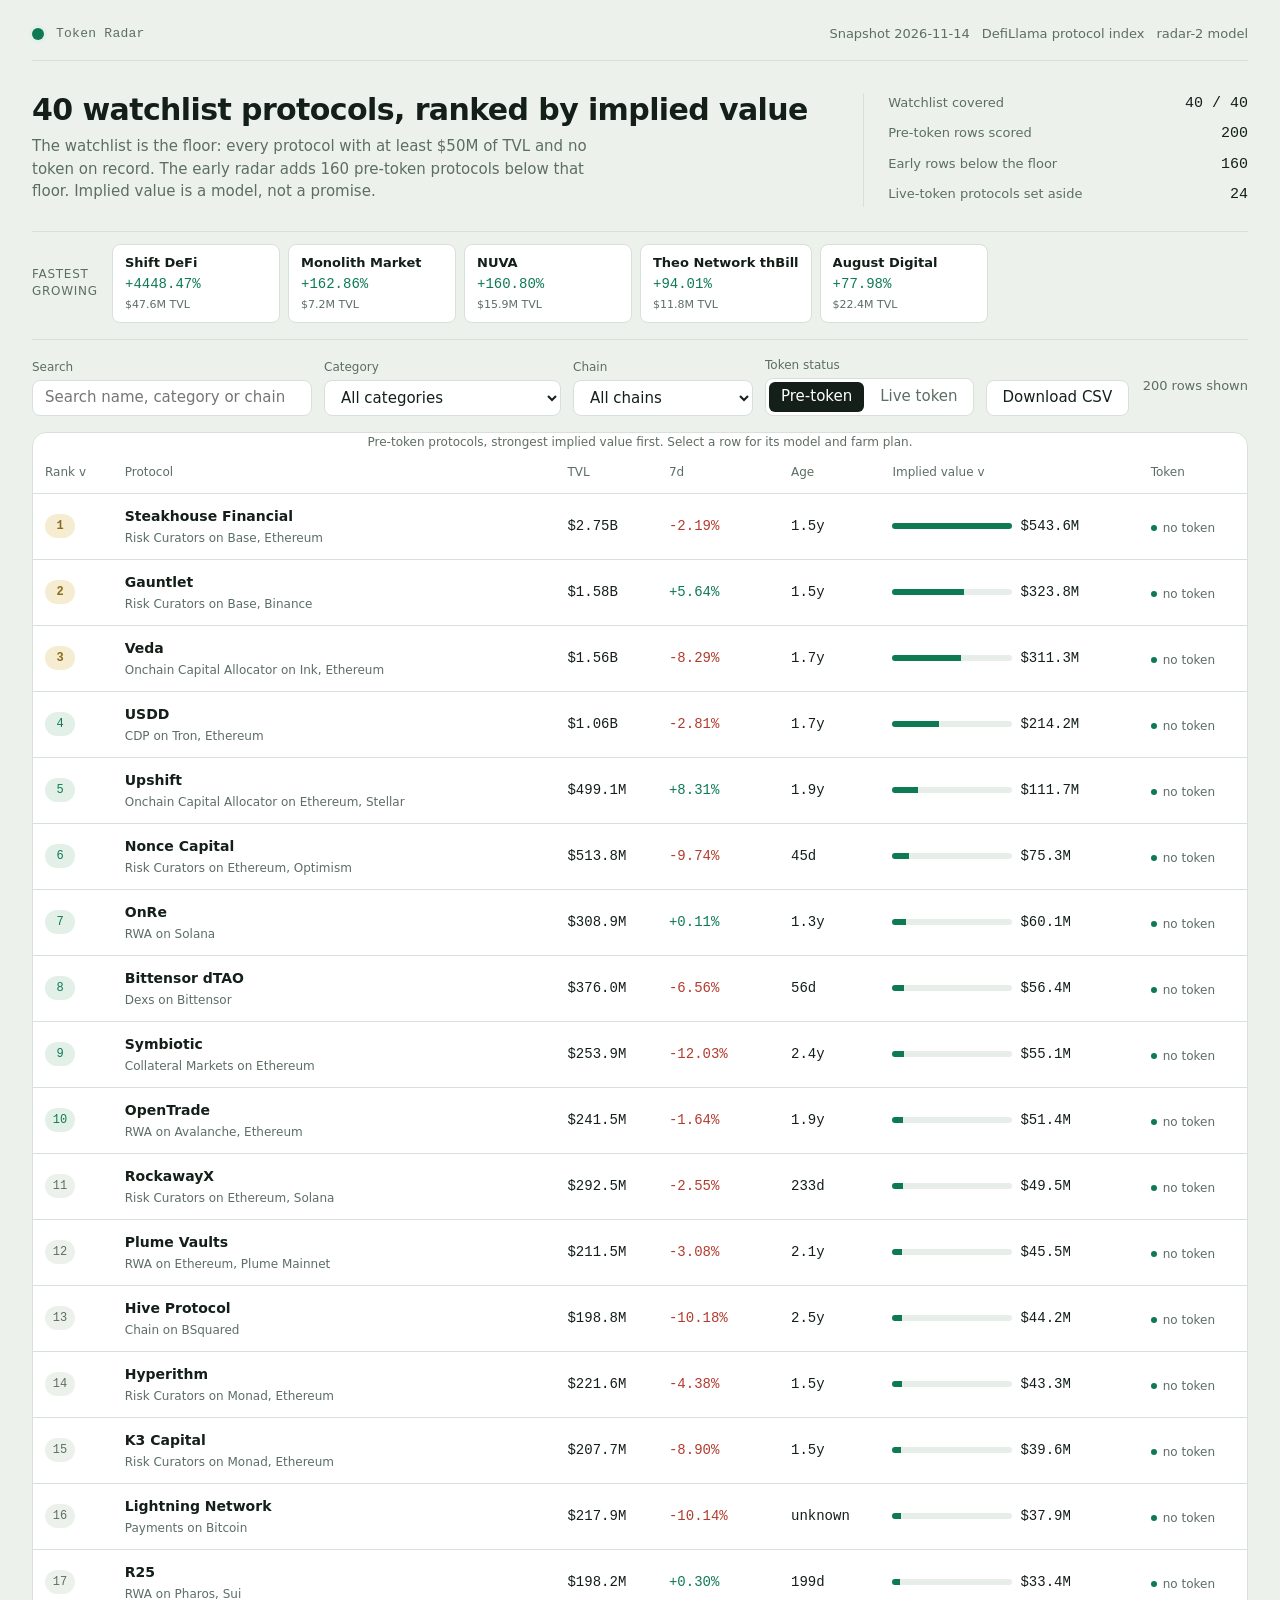
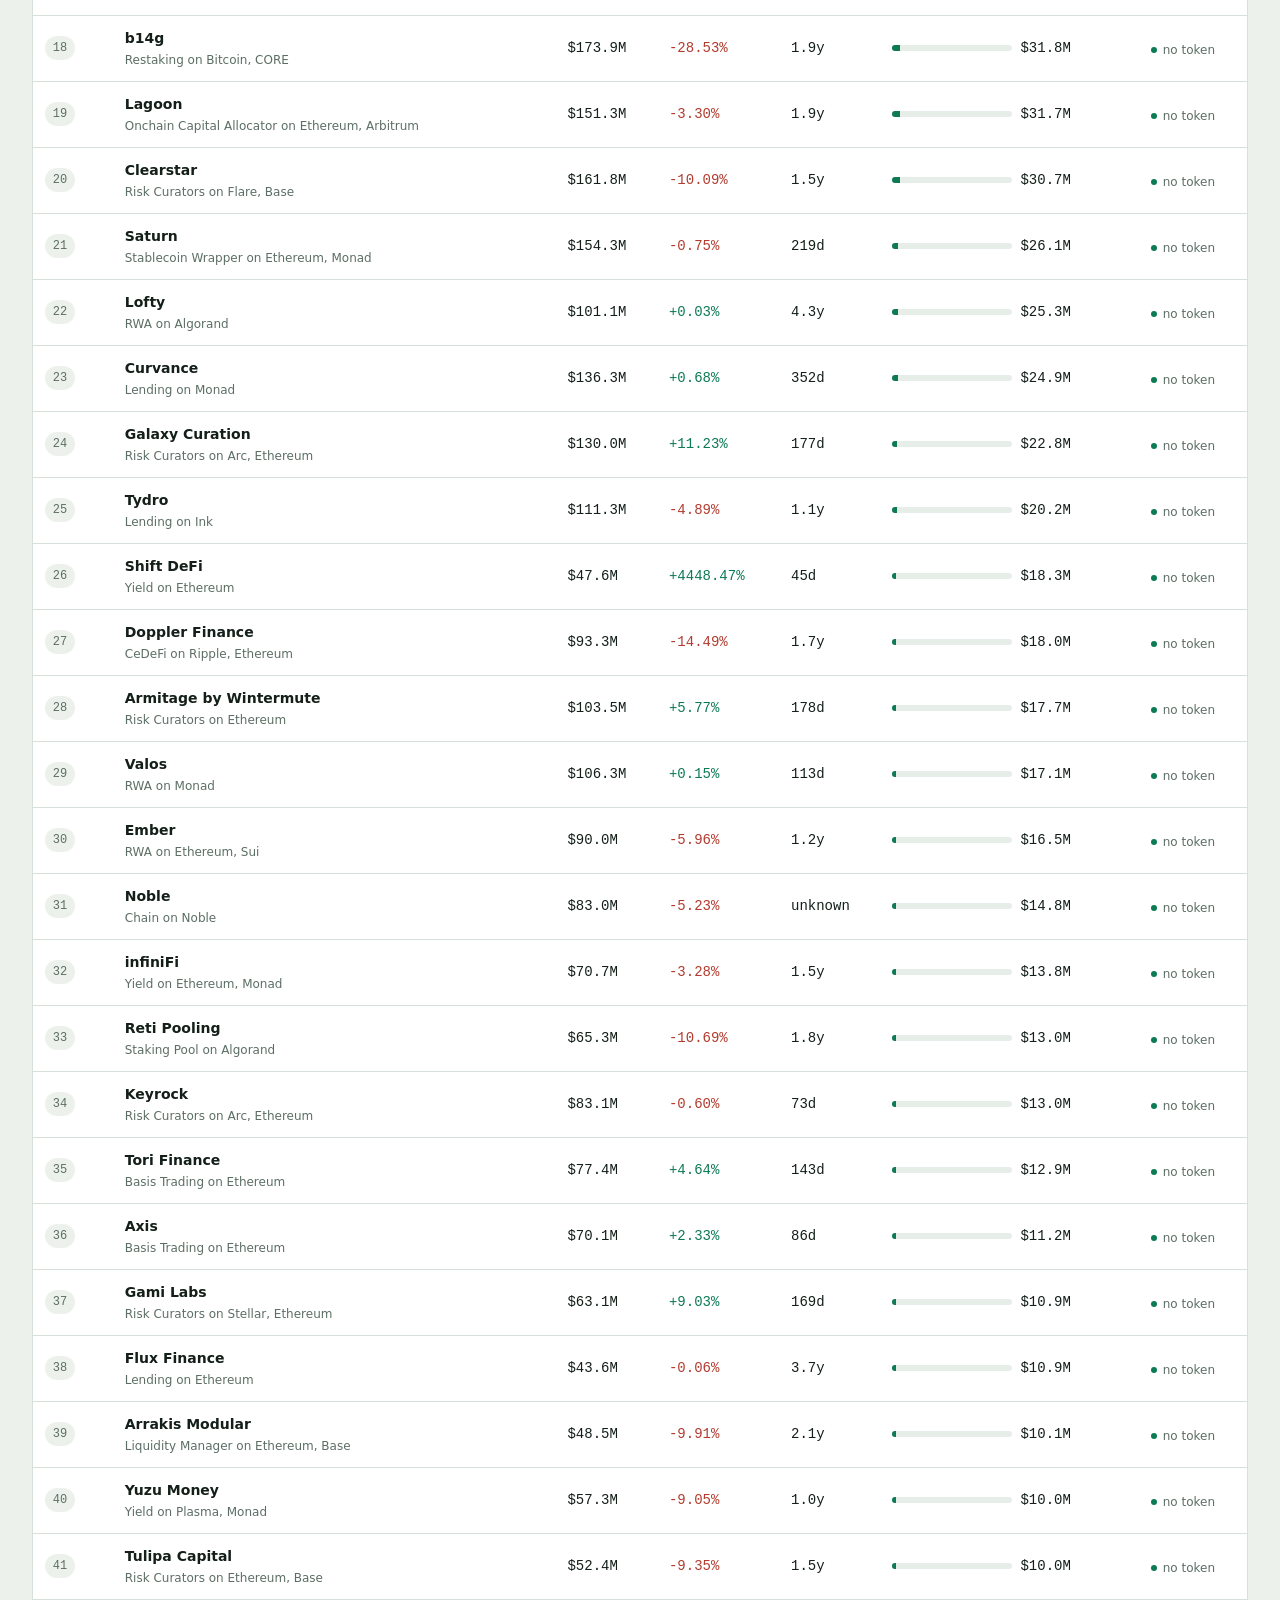
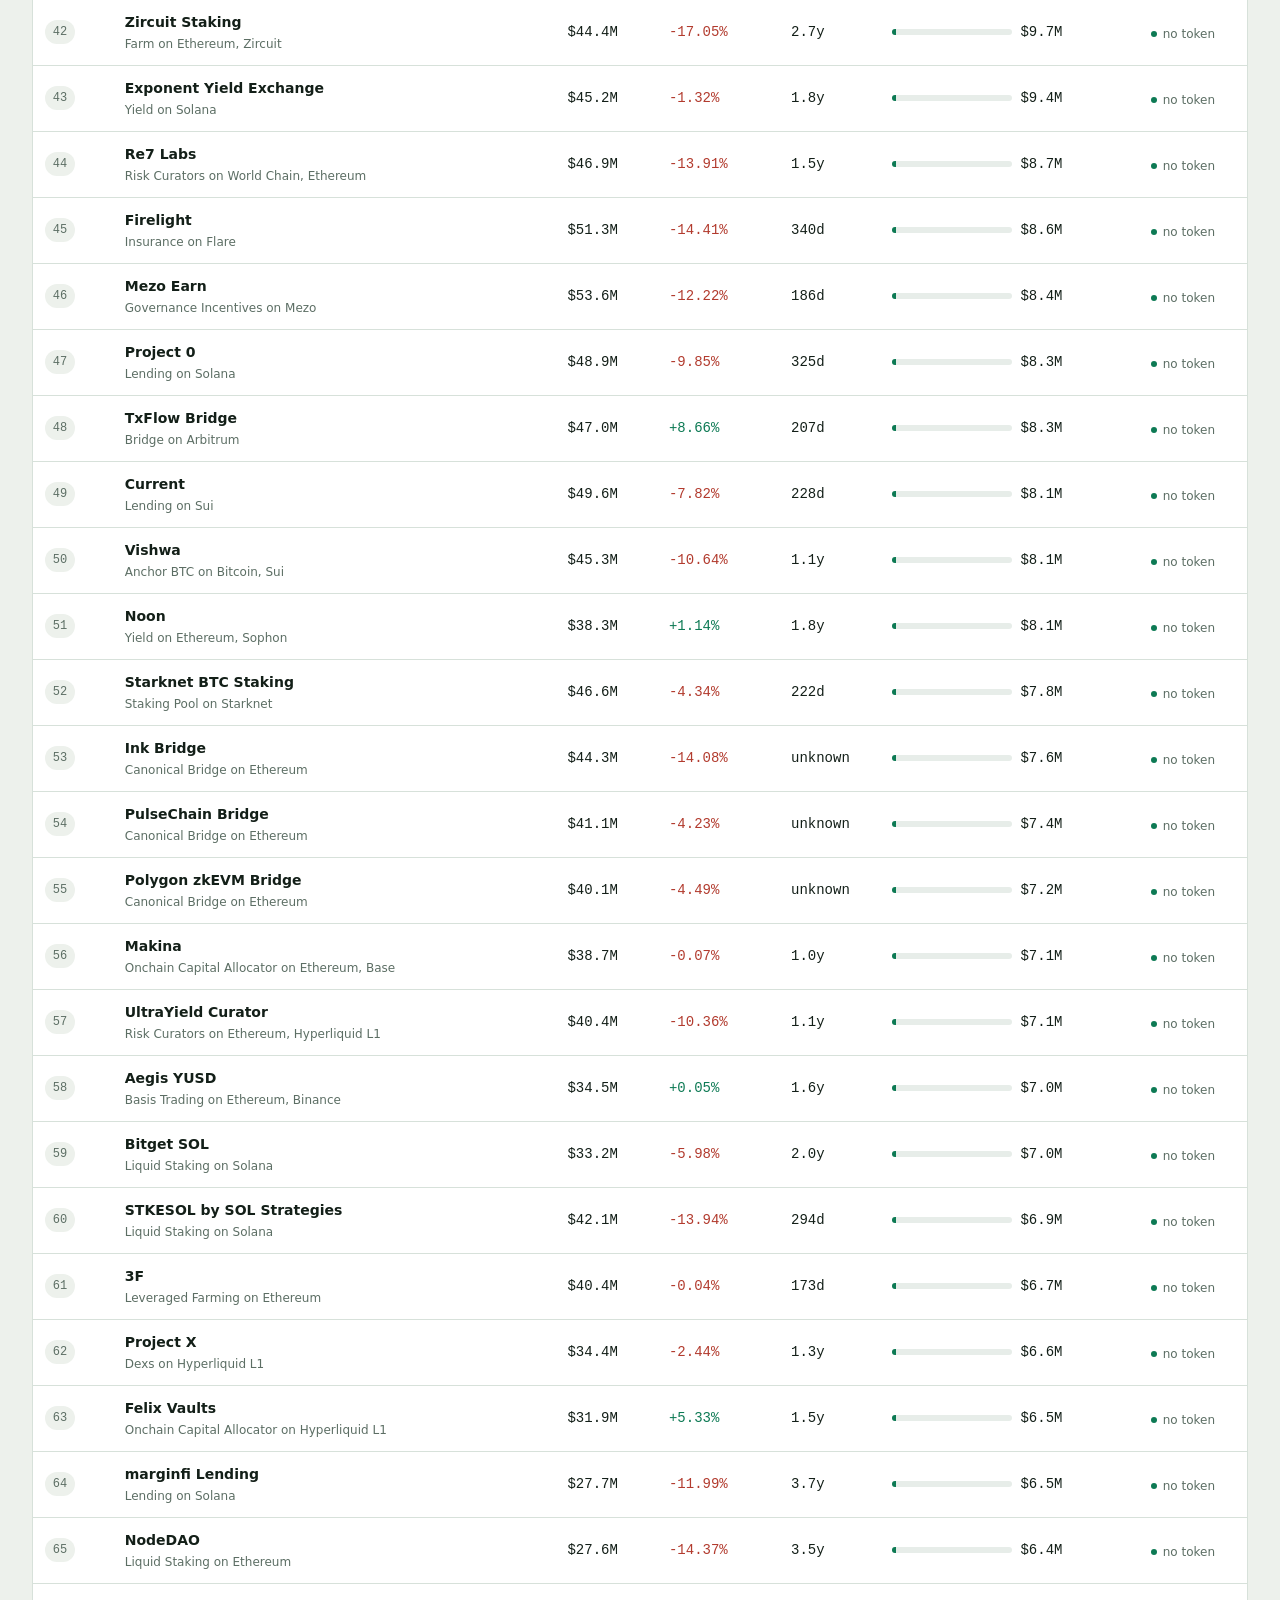
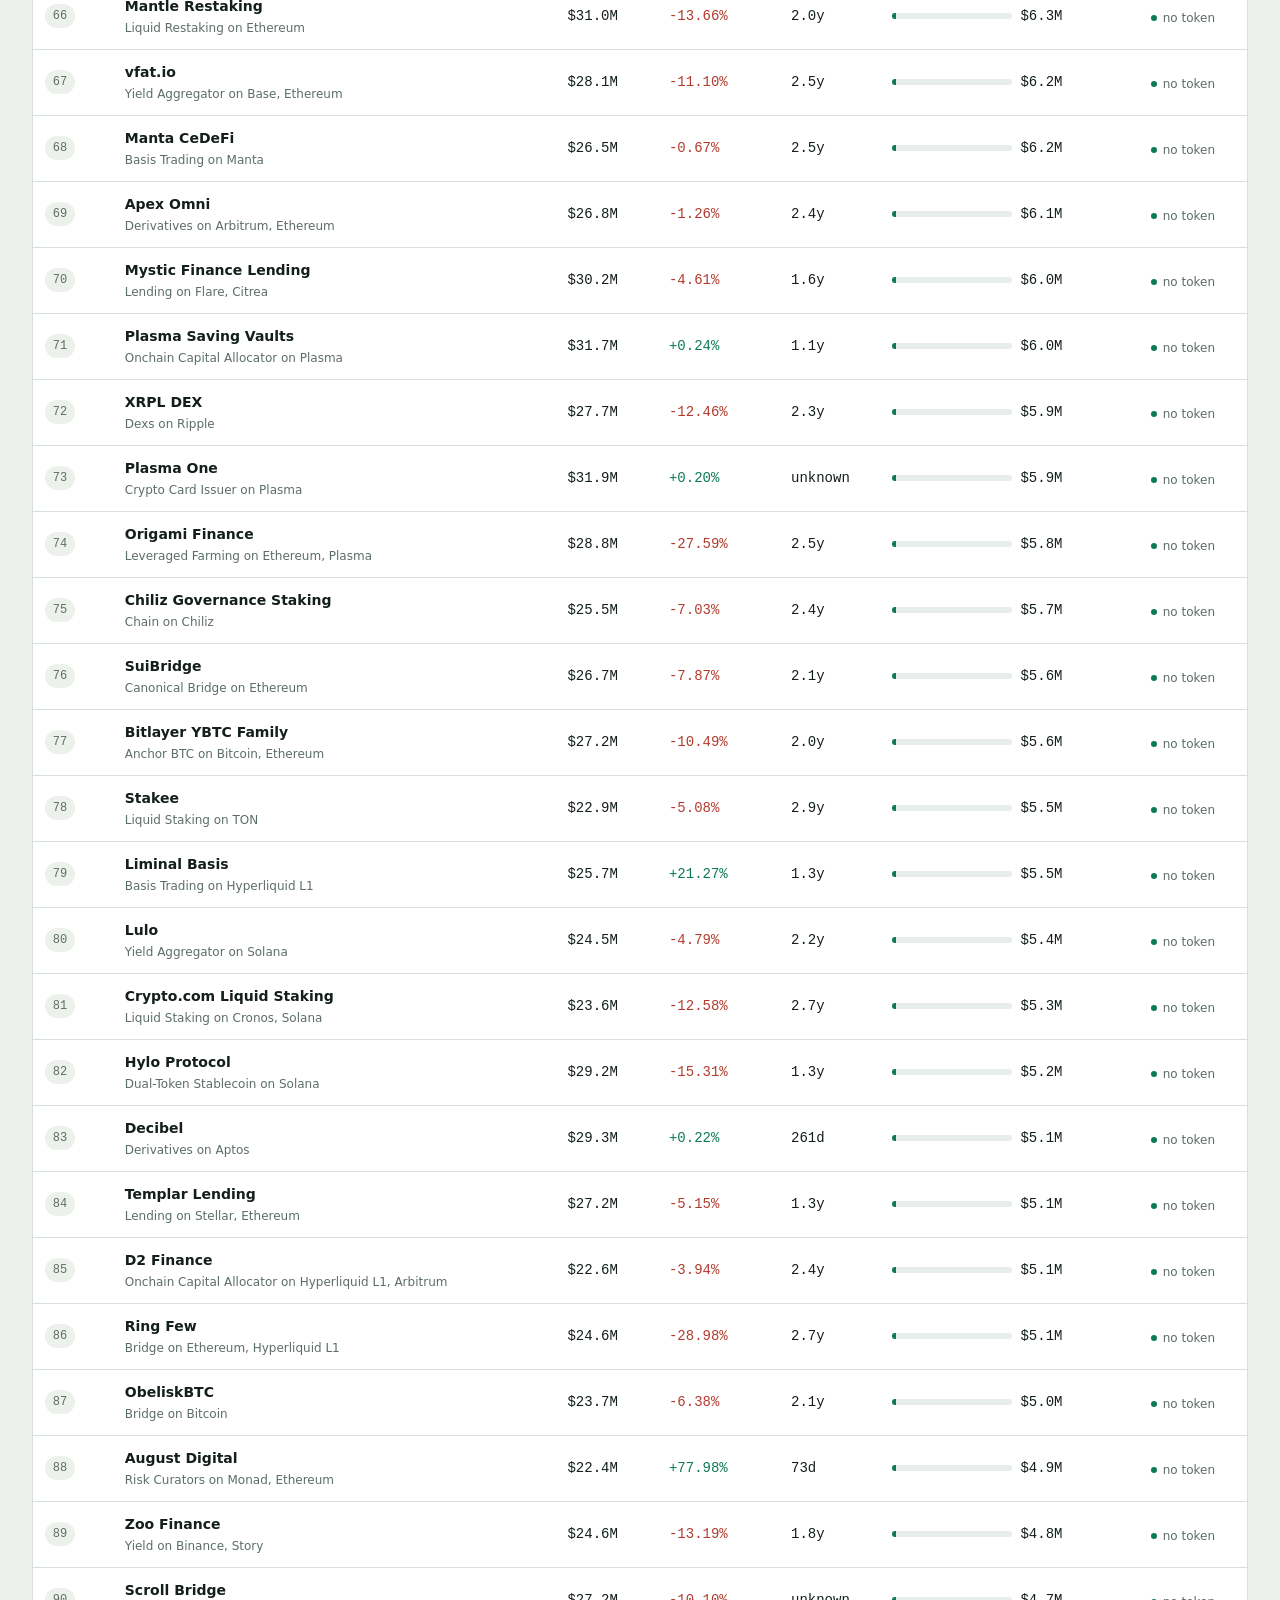
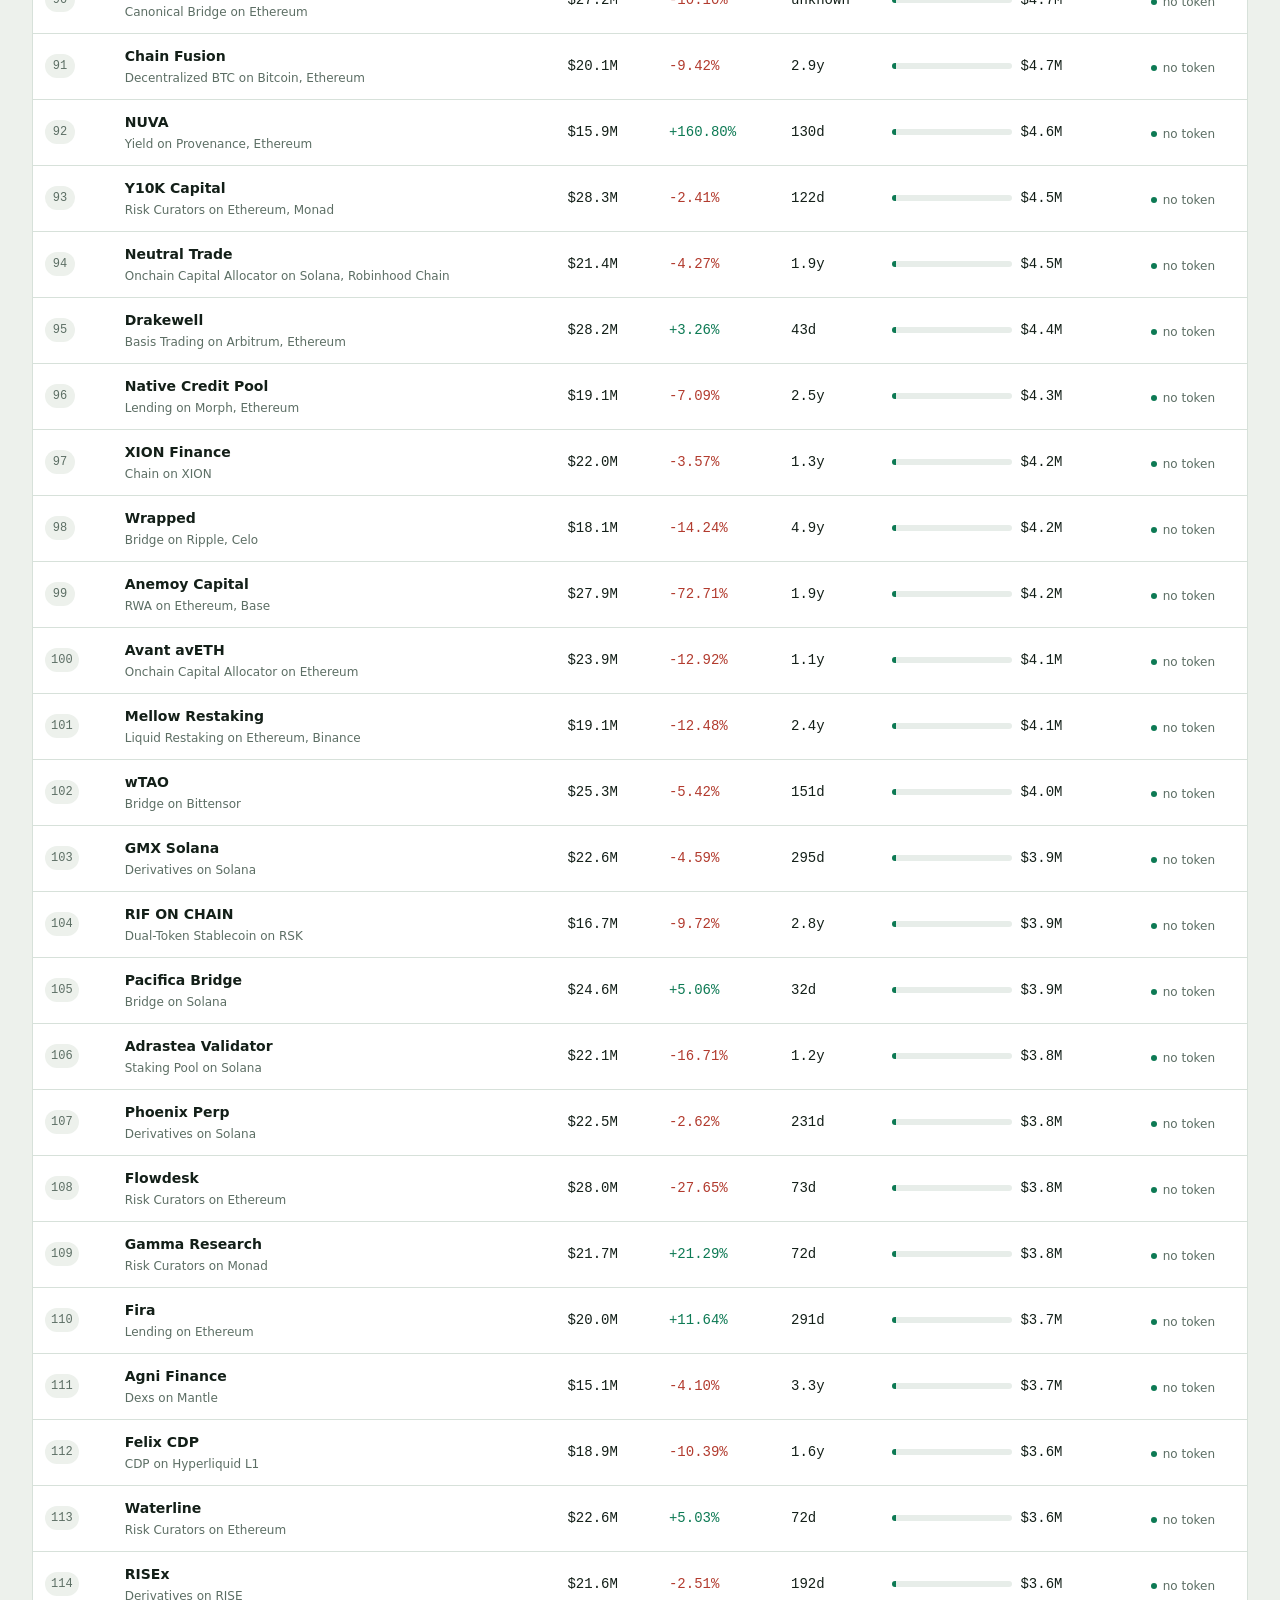
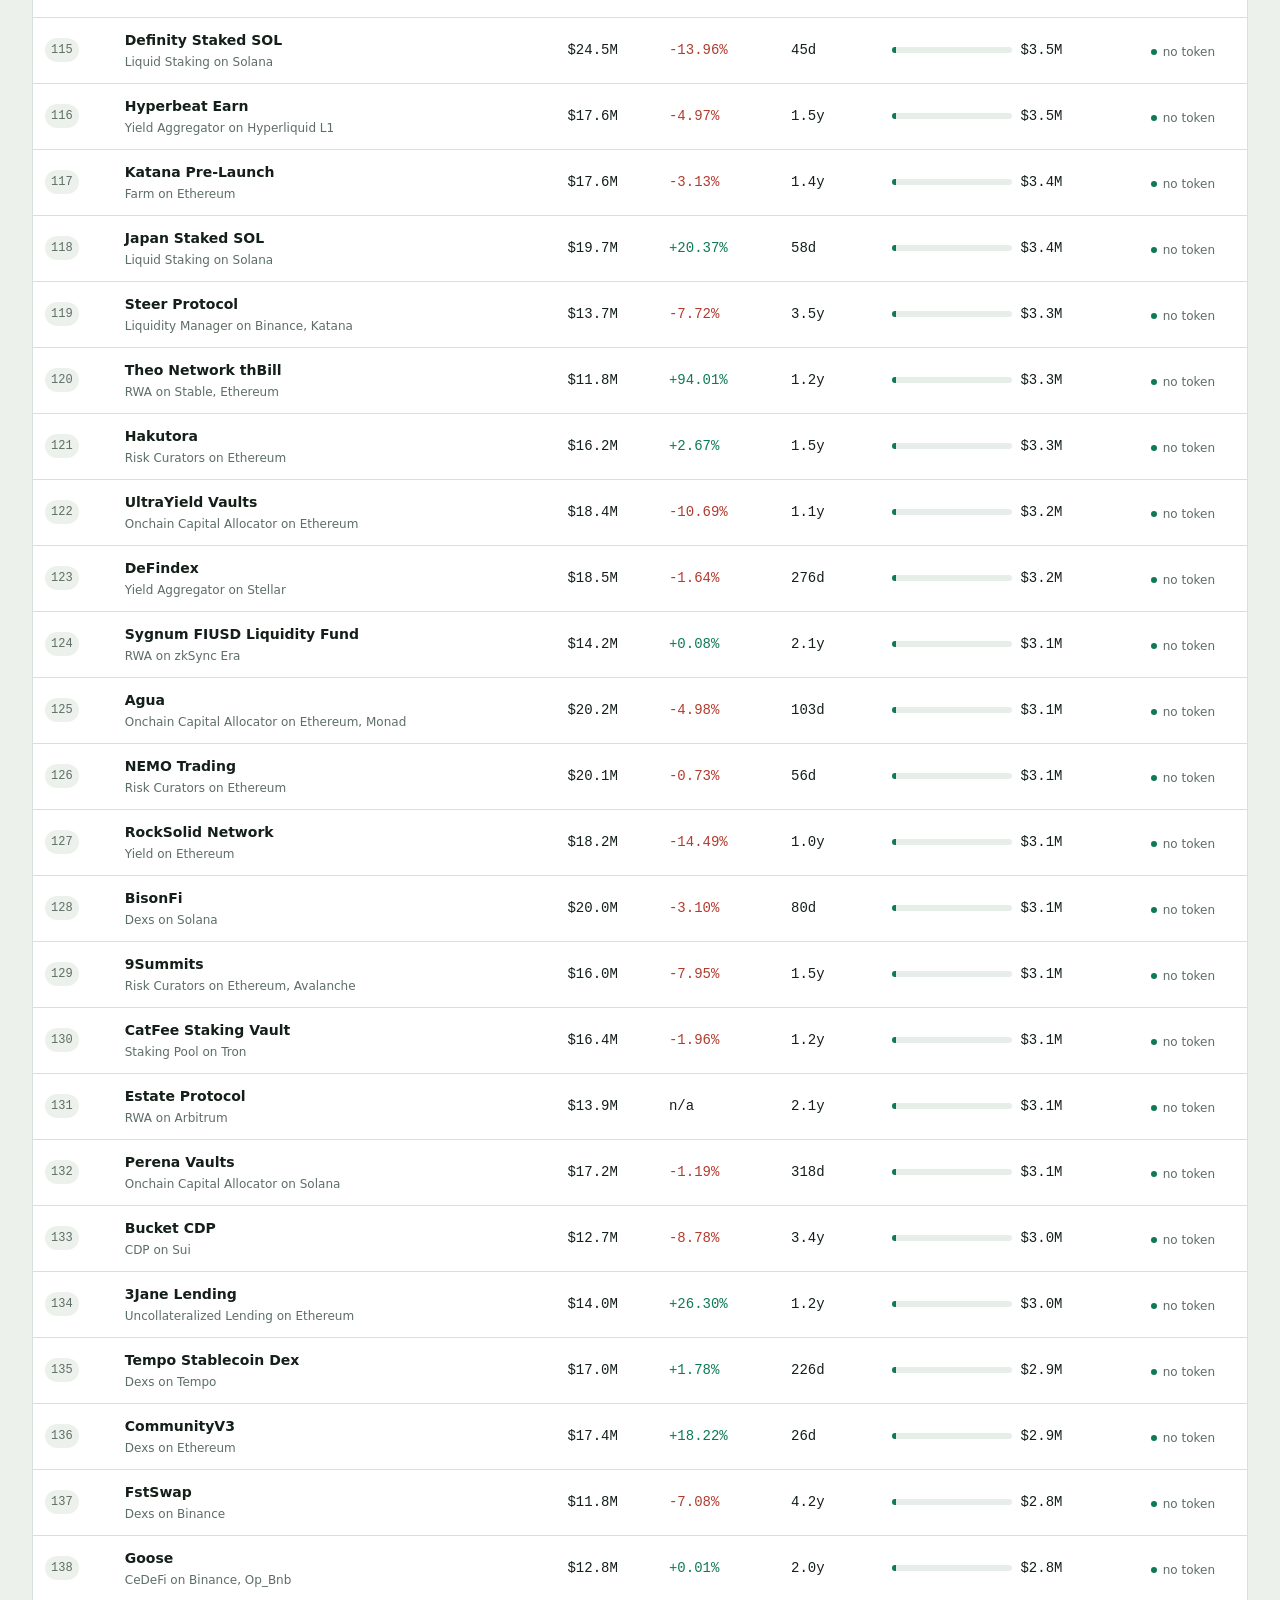
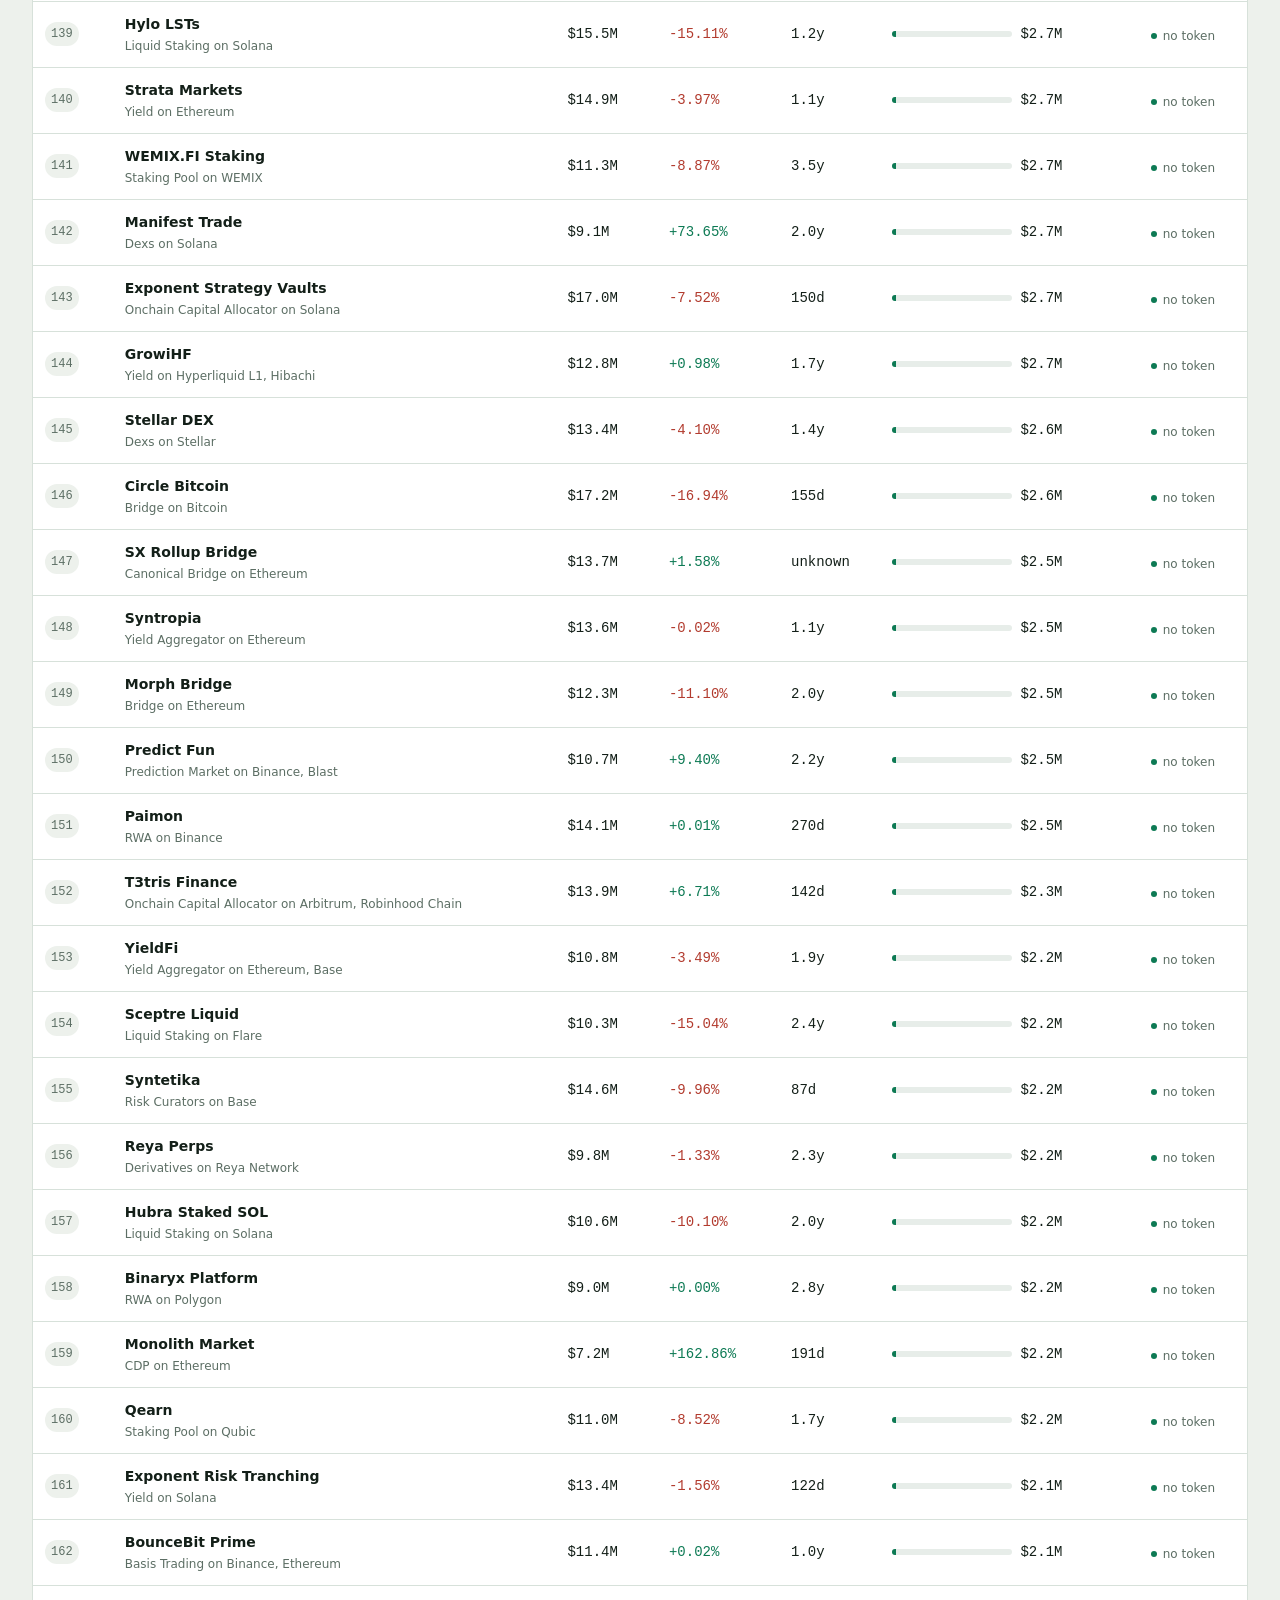
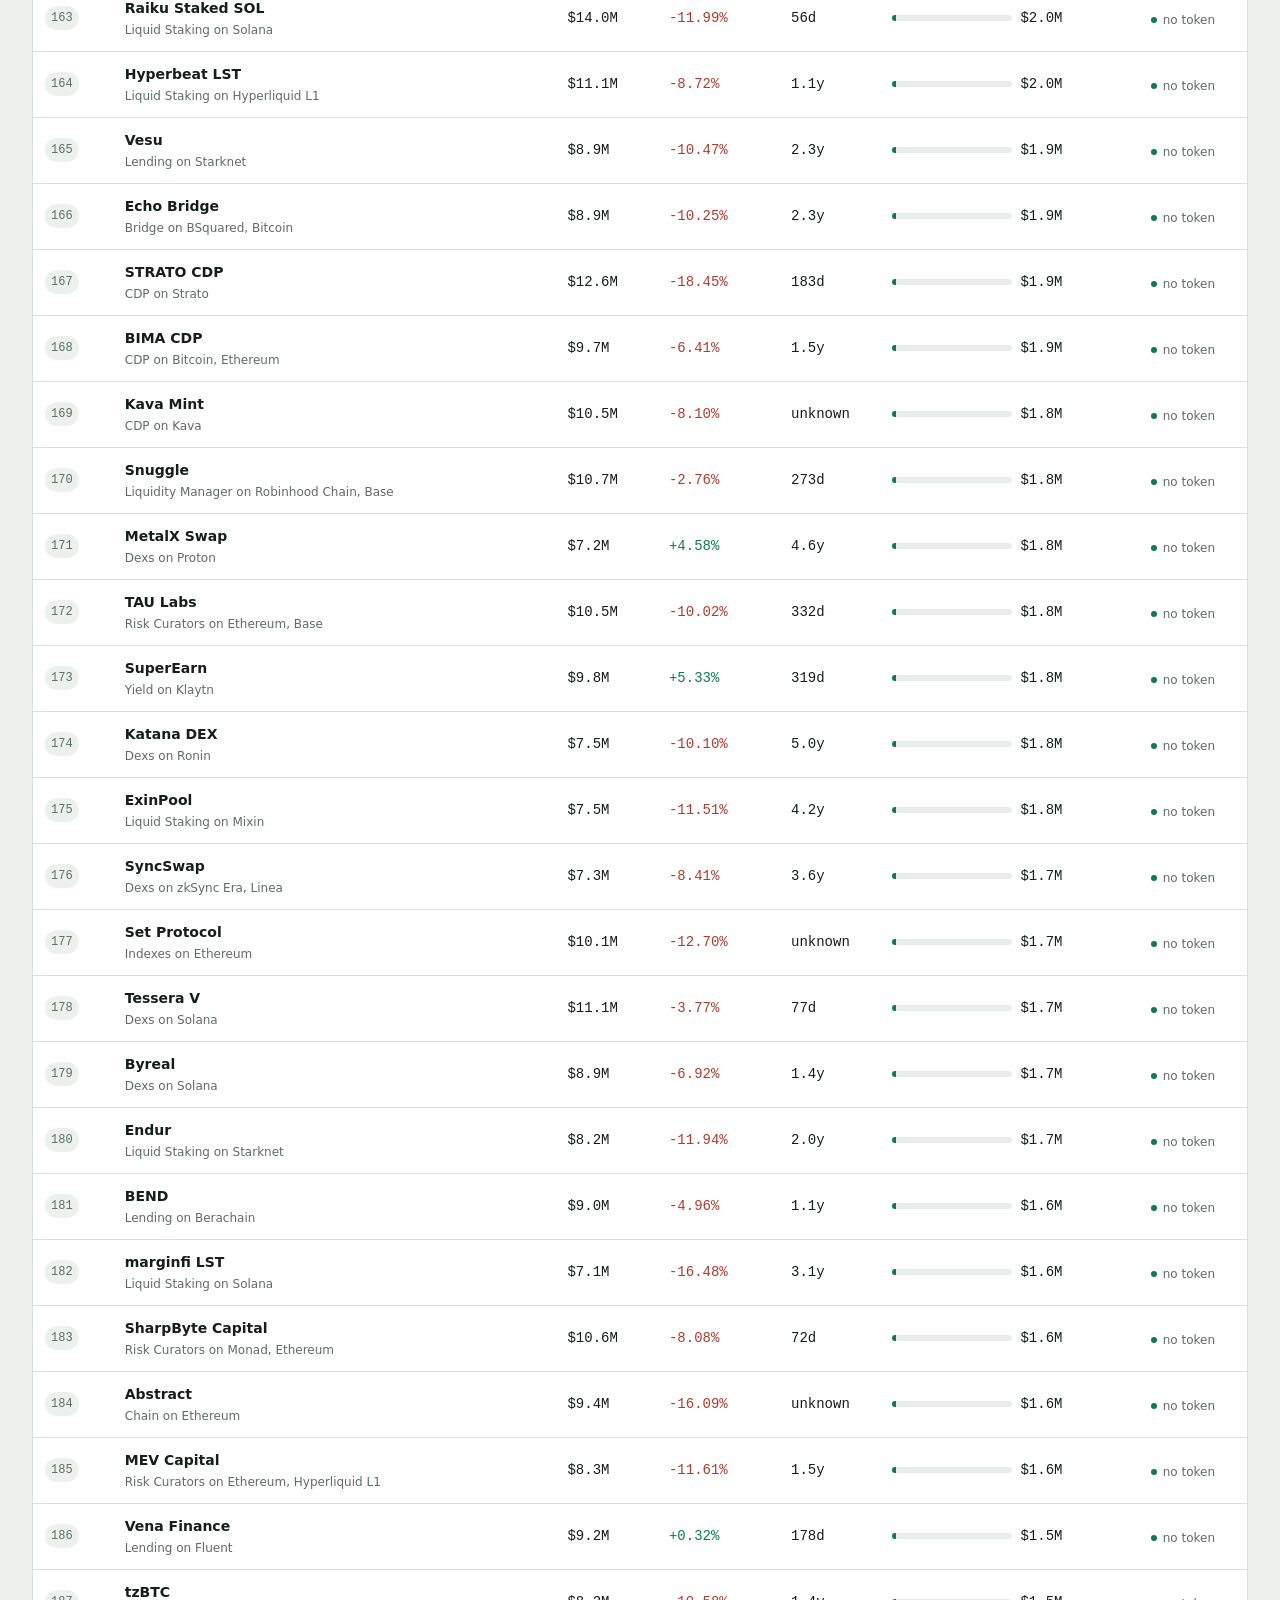
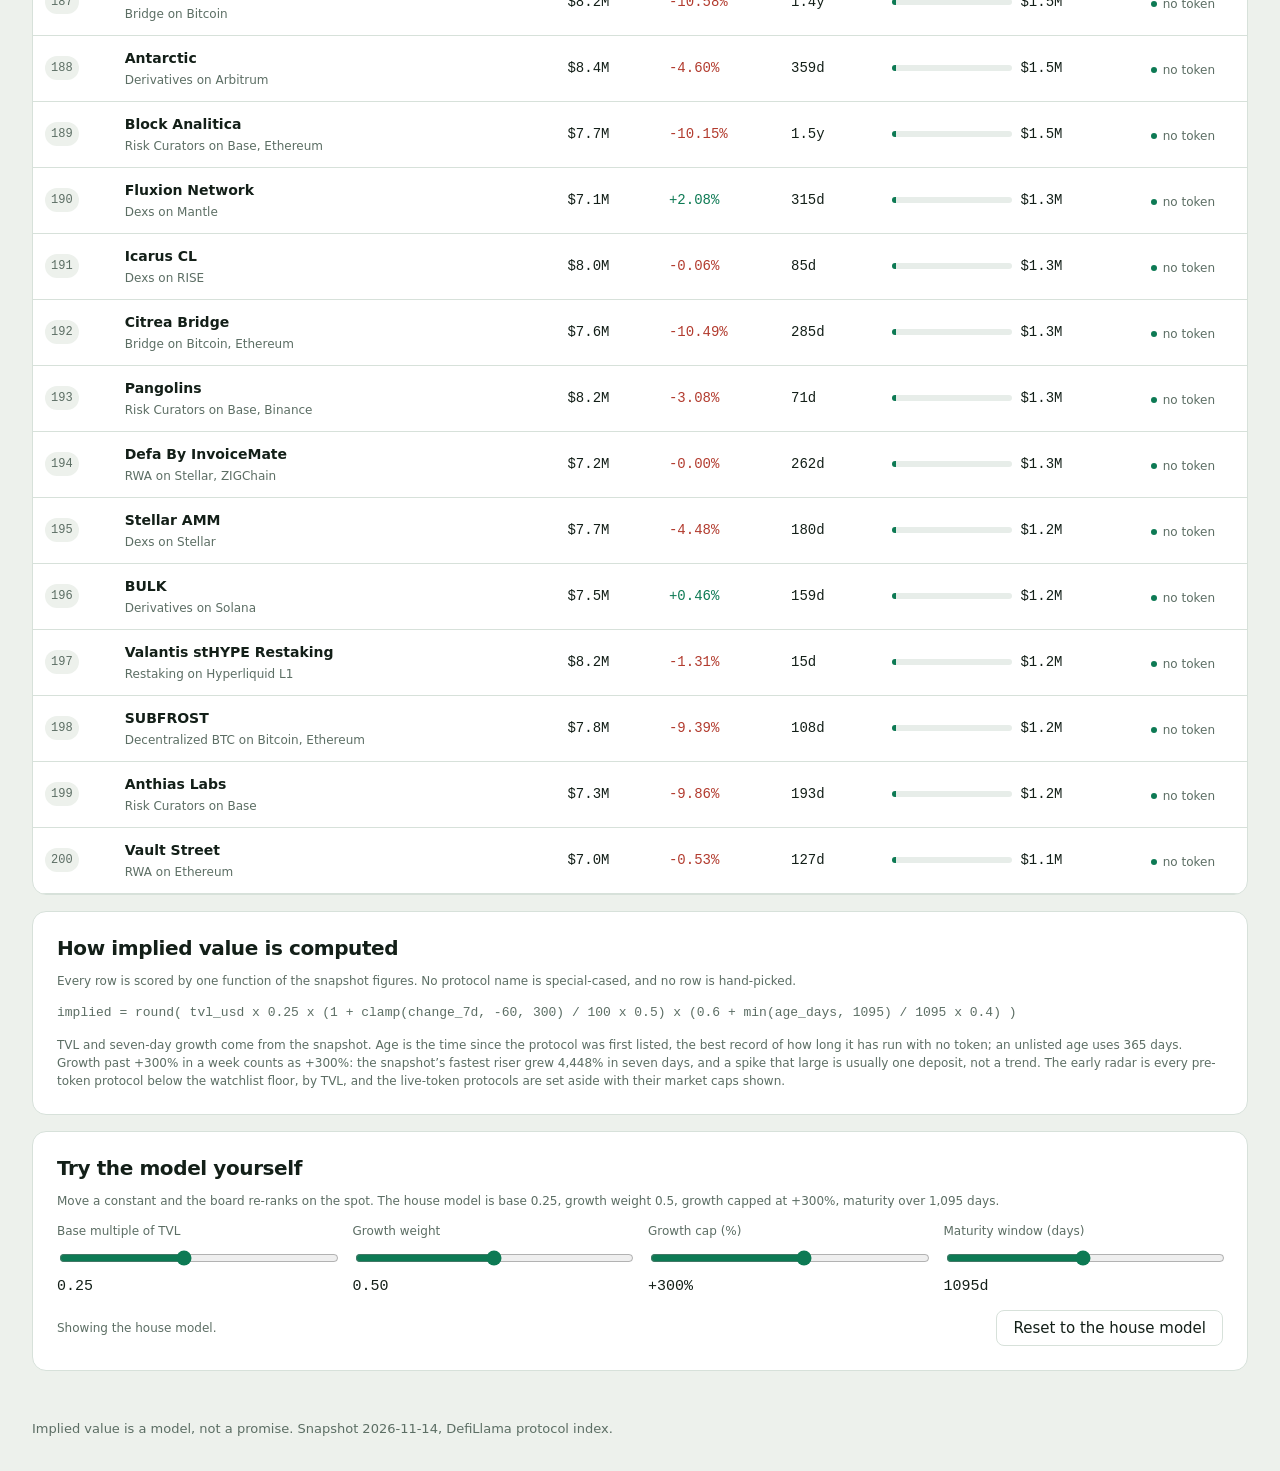
<file: token-radar-single.html>
<!doctype html>
<html lang="en">
<head>
<meta charset="utf-8">
<meta name="viewport" content="width=device-width, initial-scale=1">
<meta name="description" content="Token Radar ranks pre-token protocols by implied value from a sealed DefiLlama snapshot, with a farm plan for each.">
<title>Token Radar: pre-token protocols ranked by implied value</title>
<style>
/* Token Radar's theme. One palette, two radii, two families; everything else is
   spacing, a hairline and a type step. */
:root {
  --canvas: #edf1ec;
  --surface: #ffffff;
  --ink: #131f18;
  --muted: #5c6e64;
  --border: #d7e1da;
  --accent: #0d7a54;
  --accent-soft: #e2f0e8;
  --negative: #b23b2e;
  --gold: #8a6d1b;
  --gold-soft: #f6ecd2;
  --radius-control: 8px;
  --radius-panel: 14px;
  --font-body: system-ui, -apple-system, "Segoe UI", sans-serif;
  --font-num: ui-monospace, "SF Mono", Menlo, monospace;
  --step-1: 4px;
  --step-2: 8px;
  --step-3: 12px;
  --step-4: 16px;
  --step-5: 24px;
  --step-6: 32px;
  --step-7: 48px;
}

* { box-sizing: border-box; }
html { color-scheme: light; }
body {
  margin: 0;
  background: var(--canvas);
  color: var(--ink);
  font: 400 15px/1.5 var(--font-body);
  text-wrap: pretty;
}
h1, h2, h3 { margin: 0; letter-spacing: -0.02em; text-wrap: balance; }
h1 { font-size: 30px; line-height: 1.15; font-weight: 650; }
h2 { font-size: 20px; line-height: 1.2; font-weight: 650; }
h3 { font-size: 16px; line-height: 1.25; font-weight: 650; }
p { margin: 0; }
button, input, select { font: inherit; color: inherit; }
button { cursor: pointer; }
a { color: var(--accent); }
.skip {
  position: absolute; left: -9999px; top: 0; padding: var(--step-2) var(--step-4);
  background: var(--surface); border: 1px solid var(--border); z-index: 20;
}
.skip:focus { left: var(--step-4); top: var(--step-4); }
:focus-visible { outline: 2px solid var(--accent); outline-offset: 2px; }

.shell { max-width: 1320px; margin: 0 auto; padding: var(--step-5) var(--step-6) var(--step-7); }
.top {
  display: flex; align-items: flex-start; justify-content: space-between; gap: var(--step-5);
  padding-bottom: var(--step-4); border-bottom: 1px solid var(--border);
}
.brand { display: flex; align-items: center; gap: var(--step-3); }
.mark { width: 12px; height: 12px; border-radius: 50%; background: var(--accent); flex: none; box-shadow: 0 0 0 3px var(--accent-soft); }
.brand-name { font-family: var(--font-num); font-size: 13px; letter-spacing: 0.02em; color: var(--muted); }
.top-meta { display: flex; flex-wrap: wrap; gap: var(--step-3); justify-content: flex-end; color: var(--muted); font-size: 13px; }
.top-meta span { white-space: nowrap; }
.lede { display: grid; grid-template-columns: minmax(0, 1.35fr) minmax(280px, 0.65fr); gap: var(--step-6); padding: var(--step-6) 0 var(--step-5); }
.lede p { color: var(--muted); max-width: 62ch; margin-top: var(--step-2); }
.facts { display: grid; gap: var(--step-2); align-content: start; border-left: 1px solid var(--border); padding-left: var(--step-5); }
.fact { display: flex; align-items: baseline; justify-content: space-between; gap: var(--step-3); }
.fact b { font-family: var(--font-num); font-size: 15px; font-weight: 500; }
.fact span { color: var(--muted); font-size: 13px; }

.movers {
  display: flex; align-items: stretch; gap: var(--step-2); overflow-x: auto;
  padding: var(--step-3) 0 var(--step-4); border-top: 1px solid var(--border);
}
.movers-label {
  flex: none; align-self: center; font-size: 12px; color: var(--muted);
  text-transform: uppercase; letter-spacing: 0.06em; max-width: 72px; line-height: 1.4;
}
.mover {
  flex: none; display: grid; gap: 2px; text-align: left; min-width: 168px;
  padding: var(--step-2) var(--step-3); border: 1px solid var(--border);
  border-radius: var(--radius-control); background: var(--surface);
}
.mover:hover { border-color: var(--accent); }
.mover b { font-weight: 600; font-size: 13px; white-space: nowrap; overflow: hidden; text-overflow: ellipsis; }
.mover-growth { font-family: var(--font-num); font-size: 14px; }
.mover .sub { font-size: 11px; }

.controls { display: flex; flex-wrap: wrap; align-items: end; gap: var(--step-3); padding: var(--step-4) 0; border-top: 1px solid var(--border); }
.field { display: grid; gap: var(--step-1); }
.field label { color: var(--muted); font-size: 12px; }
.field input, .field select {
  min-height: 36px; padding: 0 var(--step-3); border: 1px solid var(--border); border-radius: var(--radius-control);
  background: var(--surface); min-width: 180px;
}
.field input { min-width: 280px; }
.tabs { display: flex; gap: var(--step-1); padding: 3px; border: 1px solid var(--border); border-radius: var(--radius-control); background: var(--surface); }
.tabs button { min-height: 30px; padding: 0 var(--step-3); border: 0; border-radius: 6px; background: transparent; color: var(--muted); }
.tabs button[aria-pressed="true"] { background: var(--ink); color: var(--surface); }
.count { margin-left: auto; color: var(--muted); font-size: 13px; align-self: center; }

.panel { background: var(--surface); border: 1px solid var(--border); border-radius: var(--radius-panel); overflow: hidden; }
.table-wrap { overflow-x: auto; }
table { width: 100%; border-collapse: collapse; font-size: 14px; }
th, td { padding: var(--step-3) var(--step-3); border-bottom: 1px solid var(--border); text-align: left; vertical-align: middle; }
thead th { position: sticky; top: 0; background: var(--surface); z-index: 1; }
th { color: var(--muted); font-size: 12px; font-weight: 500; white-space: nowrap; }
th button { display: inline-flex; align-items: center; gap: var(--step-1); border: 0; background: none; padding: 0; color: inherit; font: inherit; }
th button:hover { color: var(--ink); }
tbody tr { cursor: pointer; }
tbody tr:hover { background: var(--accent-soft); }
tbody tr[data-selected="true"] { background: var(--accent-soft); }
.num { font-family: var(--font-num); font-variant-numeric: tabular-nums; white-space: nowrap; }
.name { display: grid; gap: 2px; }
.name b { font-weight: 600; }
.sub { color: var(--muted); font-size: 12px; }
.pos { color: var(--accent); }
.neg { color: var(--negative); }
.rank {
  display: inline-grid; place-items: center; min-width: 30px; height: 24px; padding: 0 6px;
  border-radius: 999px; background: var(--canvas); color: var(--muted);
  font-family: var(--font-num); font-size: 12px;
}
.rank-top10 { background: var(--accent-soft); color: var(--accent); }
.rank-top3 { background: var(--gold-soft); color: var(--gold); font-weight: 700; }
.bar { width: 120px; height: 6px; border-radius: 3px; background: color-mix(in srgb, var(--border) 60%, var(--surface)); overflow: hidden; }
.bar i { display: block; height: 100%; background: var(--accent); }
.implied { display: flex; align-items: center; gap: var(--step-2); }
.status { display: inline-flex; align-items: center; gap: 6px; color: var(--muted); font-size: 12px; white-space: nowrap; }
.status::before { content: ""; width: 6px; height: 6px; border-radius: 50%; background: var(--accent); }

.model { margin-top: var(--step-4); padding: var(--step-5); display: grid; gap: var(--step-3); }
.sandbox { margin-top: var(--step-4); }
.sandbox-grid { display: grid; grid-template-columns: repeat(auto-fit, minmax(220px, 1fr)); gap: var(--step-4); }
.sandbox-field { display: grid; gap: var(--step-2); }
.sandbox-field label { color: var(--muted); font-size: 12px; }
.sandbox-field input[type="range"] { width: 100%; accent-color: var(--accent); }
.sandbox-field b { font-weight: 500; }
.sandbox-foot { display: flex; align-items: center; justify-content: space-between; gap: var(--step-3); flex-wrap: wrap; }
.formula { font-family: var(--font-num); font-size: 13px; line-height: 1.7; color: var(--muted); overflow-wrap: anywhere; }
.empty { padding: var(--step-7) var(--step-5); text-align: center; display: grid; gap: var(--step-3); justify-items: center; }
.empty p { color: var(--muted); }
.button { min-height: 36px; padding: 0 var(--step-4); border: 1px solid var(--border); border-radius: var(--radius-control); background: var(--surface); }
.button.primary { background: var(--accent); border-color: var(--accent); color: var(--surface); }

.detail {
  position: fixed; top: 0; right: 0; bottom: 0; width: min(520px, 92vw); z-index: 10;
  background: var(--surface); border-left: 1px solid var(--border); padding: var(--step-5);
  overflow-y: auto; transform: translateX(0); transition: transform 200ms cubic-bezier(0, 0, 0.2, 1);
}
.detail[hidden] { display: none; }
.detail { margin: 0 0 0 auto; max-height: 100%; }
.detail::backdrop { background: rgba(19, 31, 24, 0.28); }
.detail-head { display: flex; align-items: start; justify-content: space-between; gap: var(--step-4); }
.detail-head > div { min-width: 0; }
.detail-head .sub { overflow-wrap: anywhere; }
.close { flex: none; min-width: 32px; min-height: 32px; padding: 0 var(--step-2); white-space: nowrap; border: 1px solid var(--border); border-radius: var(--radius-control); background: var(--surface); }
.detail h2 { margin-top: var(--step-1); }
.detail .sub { margin-top: var(--step-1); }
.detail-section { margin-top: var(--step-5); padding-top: var(--step-4); border-top: 1px solid var(--border); }
.detail-section h3 { margin-bottom: var(--step-2); }
.equation { display: grid; gap: var(--step-2); font-family: var(--font-num); font-size: 13px; }
.equation div { display: flex; justify-content: space-between; gap: var(--step-3); }
.equation span { color: var(--muted); }
.steps { margin: 0; padding-left: var(--step-5); display: grid; gap: var(--step-3); }
.steps li { padding-left: var(--step-1); }
.steps b { display: block; font-weight: 500; }
.cost { color: var(--muted); font-size: 12px; font-family: var(--font-num); }

@media (max-width: 900px) {
  .shell { padding: var(--step-4); }
  .lede { grid-template-columns: 1fr; gap: var(--step-4); }
  .facts { border-left: 0; border-top: 1px solid var(--border); padding-left: 0; padding-top: var(--step-4); }
  .field input { min-width: 0; width: 100%; }
  .movers-label { display: none; }
}
@media (prefers-reduced-motion: reduce) {
  *, *::before, *::after { transition-duration: 0.01ms !important; animation-duration: 0.01ms !important; animation-iteration-count: 1 !important; }
}

</style>
</head>
<body>
<a class="skip" href="#board">Skip to the board</a>
<main id="board" tabindex="-1" aria-busy="true"></main>
<noscript><p style="padding:24px">Token Radar needs JavaScript: the board is rendered in the page from its own data file, with no network.</p></noscript>
<footer style="max-width:1320px;margin:0 auto;padding:0 32px 32px;color:#5c6e64;font-size:13px">Implied value is a model, not a promise. Snapshot 2026-11-14, DefiLlama protocol index.</footer>
<script>
window.RADAR={"as_of":"2026-11-14","source":"DefiLlama https://api.llama.fi/protocols, fetched 2026-11-14T01:18:33.201Z","floor_usd":50000000,"model":{"base_multiple":0.25,"growth_weight":0.5,"growth_floor":-60,"growth_cap":300,"maturity_floor":0.6,"maturity_range":0.4,"maturity_days":1095,"unknown_age_days":365},"model_version":"radar-2","watchlist_size":40,"board_size":200,"early_size":160,"live_size":24,"rows":[{"rank":1,"slug":"steakhouse-financial","name":"Steakhouse Financial","category":"Risk Curators","chains":["Base","Ethereum","Robinhood Chain","Arbitrum","Solana","Monad","Arc","Katana","Polygon","Unichain","Corn"],"tvl_usd":2753981495,"change_7d":-2.1935,"mcap_usd":null,"listed_at":"2025-05-20","age_days":543,"implied_value_usd":543636080,"growth_multiplier":0.989,"maturity_multiplier":0.7984},{"rank":2,"slug":"gauntlet","name":"Gauntlet","category":"Risk Curators","chains":["Base","Binance","Ethereum","Arbitrum","Stable","Morph","Solana","Hyperliquid L1","Polygon","Optimism","Unichain","Katana","Arc","Tempo"],"tvl_usd":1577685462,"change_7d":5.645,"mcap_usd":null,"listed_at":"2025-05-20","age_days":543,"implied_value_usd":323776463,"growth_multiplier":1.0282,"maturity_multiplier":0.7984},{"rank":3,"slug":"veda","name":"Veda","category":"Onchain Capital Allocator","chains":["Ink","Ethereum","Optimism","Monad","Plasma","Hyperliquid L1","Arbitrum","Base","Berachain","Sonic","Binance","BOB","Scroll"],"tvl_usd":1563415482,"change_7d":-8.2898,"mcap_usd":null,"listed_at":"2025-02-20","age_days":632,"implied_value_usd":311287338,"growth_multiplier":0.9586,"maturity_multiplier":0.8309},{"rank":4,"slug":"usdd","name":"USDD","category":"CDP","chains":["Tron","Ethereum","Binance"],"tvl_usd":1055793606,"change_7d":-2.8062,"mcap_usd":null,"listed_at":"2025-03-13","age_days":611,"implied_value_usd":214232685,"growth_multiplier":0.986,"maturity_multiplier":0.8232},{"rank":5,"slug":"upshift","name":"Upshift","category":"Onchain Capital Allocator","chains":["Ethereum","Stellar","Flare","Monad","Hyperliquid L1","Avalanche","Solana","Fluent","Base","Citrea","Sui","Plasma","Binance","Mezo","Ink"],"tvl_usd":499083733,"change_7d":8.3117,"mcap_usd":null,"listed_at":"2024-12-04","age_days":710,"implied_value_usd":111679277,"growth_multiplier":1.0416,"maturity_multiplier":0.8594},{"rank":6,"slug":"nonce-capital","name":"Nonce Capital","category":"Risk Curators","chains":["Ethereum","Optimism"],"tvl_usd":513783671,"change_7d":-9.7377,"mcap_usd":null,"listed_at":"2026-09-30","age_days":45,"implied_value_usd":75323884,"growth_multiplier":0.9513,"maturity_multiplier":0.6164},{"rank":7,"slug":"onre","name":"OnRe","category":"RWA","chains":["Solana"],"tvl_usd":308882355,"change_7d":0.1082,"mcap_usd":null,"listed_at":"2025-07-14","age_days":488,"implied_value_usd":60130582,"growth_multiplier":1.0005,"maturity_multiplier":0.7783},{"rank":8,"slug":"bittensor-dtao","name":"Bittensor dTAO","category":"Dexs","chains":["Bittensor"],"tvl_usd":376026255,"change_7d":-6.5592,"mcap_usd":null,"listed_at":"2026-09-19","age_days":56,"implied_value_usd":56414103,"growth_multiplier":0.9672,"maturity_multiplier":0.6205},{"rank":9,"slug":"symbiotic","name":"Symbiotic","category":"Collateral Markets","chains":["Ethereum"],"tvl_usd":253923299,"change_7d":-12.0318,"mcap_usd":null,"listed_at":"2024-06-11","age_days":886,"implied_value_usd":55106874,"growth_multiplier":0.9398,"maturity_multiplier":0.9237},{"rank":10,"slug":"opentrade","name":"OpenTrade","category":"RWA","chains":["Avalanche","Ethereum","Plume Mainnet"],"tvl_usd":241501527,"change_7d":-1.642,"mcap_usd":null,"listed_at":"2024-12-06","age_days":708,"implied_value_usd":51414515,"growth_multiplier":0.9918,"maturity_multiplier":0.8586},{"rank":11,"slug":"rockawayx","name":"RockawayX","category":"Risk Curators","chains":["Ethereum","Solana","Pharos","Monad","Sei","Base","Binance","Citrea","Etherlink","Plume Mainnet"],"tvl_usd":292506628,"change_7d":-2.5459,"mcap_usd":null,"listed_at":"2026-03-26","age_days":233,"implied_value_usd":49462359,"growth_multiplier":0.9873,"maturity_multiplier":0.6851},{"rank":12,"slug":"plume-vaults","name":"Plume Vaults","category":"RWA","chains":["Ethereum","Plume Mainnet","Solana","Binance","Avalanche"],"tvl_usd":211537977,"change_7d":-3.081,"mcap_usd":null,"listed_at":"2024-10-26","age_days":749,"implied_value_usd":45488565,"growth_multiplier":0.9846,"maturity_multiplier":0.8736},{"rank":13,"slug":"hive-protocol","name":"Hive Protocol","category":"Chain","chains":["BSquared"],"tvl_usd":198776765,"change_7d":-10.181,"mcap_usd":null,"listed_at":"2024-05-03","age_days":925,"implied_value_usd":44235571,"growth_multiplier":0.9491,"maturity_multiplier":0.9379},{"rank":14,"slug":"hyperithm","name":"Hyperithm","category":"Risk Curators","chains":["Monad","Ethereum","Arbitrum","Plasma","Solana","Hyperliquid L1","Katana","Stable","XRPL EVM","Binance"],"tvl_usd":221638535,"change_7d":-4.375,"mcap_usd":null,"listed_at":"2025-05-20","age_days":543,"implied_value_usd":43268947,"growth_multiplier":0.9781,"maturity_multiplier":0.7984},{"rank":15,"slug":"k3-capital","name":"K3 Capital","category":"Risk Curators","chains":["Monad","Ethereum","Optimism","Hyperliquid L1","Plasma","Arbitrum","Binance","Unichain","Avalanche"],"tvl_usd":207711162,"change_7d":-8.9024,"mcap_usd":null,"listed_at":"2025-05-20","age_days":543,"implied_value_usd":39611543,"growth_multiplier":0.9555,"maturity_multiplier":0.7984},{"rank":16,"slug":"lightning-network","name":"Lightning Network","category":"Payments","chains":["Bitcoin"],"tvl_usd":217862346,"change_7d":-10.1445,"mcap_usd":null,"listed_at":null,"age_days":null,"implied_value_usd":37915501,"growth_multiplier":0.9493,"maturity_multiplier":0.7333},{"rank":17,"slug":"r25","name":"R25","category":"RWA","chains":["Pharos","Sui"],"tvl_usd":198206607,"change_7d":0.2987,"mcap_usd":null,"listed_at":"2026-04-29","age_days":199,"implied_value_usd":33382885,"growth_multiplier":1.0015,"maturity_multiplier":0.6727},{"rank":18,"slug":"b14g","name":"b14g","category":"Restaking","chains":["Bitcoin","CORE","Babylon Genesis"],"tvl_usd":173941404,"change_7d":-28.5327,"mcap_usd":null,"listed_at":"2024-12-20","age_days":694,"implied_value_usd":31820423,"growth_multiplier":0.8573,"maturity_multiplier":0.8535},{"rank":19,"slug":"lagoon","name":"Lagoon","category":"Onchain Capital Allocator","chains":["Ethereum","Arbitrum","Base","Binance","Avalanche","Plasma","Hyperliquid L1","TAC","Hemi","Linea","Rayls","Monad","Robinhood Chain","Optimism","Katana","Sonic","Mantle","Arc","Berachain","Flare","Polygon","Unichain","World Chain"],"tvl_usd":151263522,"change_7d":-3.2955,"mcap_usd":null,"listed_at":"2024-12-23","age_days":691,"implied_value_usd":31703864,"growth_multiplier":0.9835,"maturity_multiplier":0.8524},{"rank":20,"slug":"clearstar","name":"Clearstar","category":"Risk Curators","chains":["Flare","Base","Ethereum","Monad","Hyperliquid L1","Starknet","Katana","Arbitrum","Hemi","Unichain","Polygon"],"tvl_usd":161773491,"change_7d":-10.0936,"mcap_usd":null,"listed_at":"2025-05-20","age_days":543,"implied_value_usd":30658694,"growth_multiplier":0.9495,"maturity_multiplier":0.7984},{"rank":21,"slug":"saturn","name":"Saturn","category":"Stablecoin Wrapper","chains":["Ethereum","Monad","Binance"],"tvl_usd":154313682,"change_7d":-0.7486,"mcap_usd":null,"listed_at":"2026-04-09","age_days":219,"implied_value_usd":26135135,"growth_multiplier":0.9963,"maturity_multiplier":0.68},{"rank":22,"slug":"lofty","name":"Lofty","category":"RWA","chains":["Algorand"],"tvl_usd":101135900,"change_7d":0.025,"mcap_usd":null,"listed_at":"2022-08-04","age_days":1563,"implied_value_usd":25287135,"growth_multiplier":1.0001,"maturity_multiplier":1},{"rank":23,"slug":"curvance","name":"Curvance","category":"Lending","chains":["Monad"],"tvl_usd":136345059,"change_7d":0.6775,"mcap_usd":null,"listed_at":"2025-11-27","age_days":352,"implied_value_usd":24918851,"growth_multiplier":1.0034,"maturity_multiplier":0.7286},{"rank":24,"slug":"galaxy-curation","name":"Galaxy Curation","category":"Risk Curators","chains":["Arc","Ethereum","Base"],"tvl_usd":129994276,"change_7d":11.2334,"mcap_usd":null,"listed_at":"2026-05-21","age_days":177,"implied_value_usd":22813649,"growth_multiplier":1.0562,"maturity_multiplier":0.6647},{"rank":25,"slug":"tydro","name":"Tydro","category":"Lending","chains":["Ink"],"tvl_usd":111314194,"change_7d":-4.8885,"mcap_usd":null,"listed_at":"2025-10-16","age_days":394,"implied_value_usd":20196388,"growth_multiplier":0.9756,"maturity_multiplier":0.7439},{"rank":26,"slug":"shift-defi","name":"Shift DeFi","category":"Yield","chains":["Ethereum"],"tvl_usd":47599147,"change_7d":4448.4747,"mcap_usd":null,"listed_at":"2026-09-30","age_days":45,"implied_value_usd":18338712,"growth_multiplier":2.5,"maturity_multiplier":0.6164},{"rank":27,"slug":"doppler-finance","name":"Doppler Finance","category":"CeDeFi","chains":["Ripple","Ethereum"],"tvl_usd":93316487,"change_7d":-14.4873,"mcap_usd":null,"listed_at":"2025-02-14","age_days":638,"implied_value_usd":18026773,"growth_multiplier":0.9276,"maturity_multiplier":0.8331},{"rank":28,"slug":"armitage-by-wintermute","name":"Armitage by Wintermute","category":"Risk Curators","chains":["Ethereum"],"tvl_usd":103480212,"change_7d":5.7711,"mcap_usd":null,"listed_at":"2026-05-20","age_days":178,"implied_value_usd":17700611,"growth_multiplier":1.0289,"maturity_multiplier":0.665},{"rank":29,"slug":"valos","name":"Valos","category":"RWA","chains":["Monad"],"tvl_usd":106328133,"change_7d":0.1453,"mcap_usd":null,"listed_at":"2026-07-24","age_days":113,"implied_value_usd":17058872,"growth_multiplier":1.0007,"maturity_multiplier":0.6413},{"rank":30,"slug":"ember","name":"Ember","category":"RWA","chains":["Ethereum","Sui","Base","Pharos","Monad","Arbitrum"],"tvl_usd":90012351,"change_7d":-5.9593,"mcap_usd":null,"listed_at":"2025-09-17","age_days":423,"implied_value_usd":16473126,"growth_multiplier":0.9702,"maturity_multiplier":0.7545},{"rank":31,"slug":"noble","name":"Noble","category":"Chain","chains":["Noble"],"tvl_usd":83040073,"change_7d":-5.2314,"mcap_usd":null,"listed_at":null,"age_days":null,"implied_value_usd":14825799,"growth_multiplier":0.9738,"maturity_multiplier":0.7333},{"rank":32,"slug":"infinifi","name":"infiniFi","category":"Yield","chains":["Ethereum","Monad","Base"],"tvl_usd":70716524,"change_7d":-3.2771,"mcap_usd":null,"listed_at":"2025-05-28","age_days":535,"implied_value_usd":13832156,"growth_multiplier":0.9836,"maturity_multiplier":0.7954},{"rank":33,"slug":"reti-pooling","name":"Reti Pooling","category":"Staking Pool","chains":["Algorand"],"tvl_usd":65254391,"change_7d":-10.6865,"mcap_usd":null,"listed_at":"2025-01-24","age_days":659,"implied_value_usd":12982496,"growth_multiplier":0.9466,"maturity_multiplier":0.8407},{"rank":34,"slug":"keyrock","name":"Keyrock","category":"Risk Curators","chains":["Arc","Ethereum"],"tvl_usd":83070632,"change_7d":-0.5971,"mcap_usd":null,"listed_at":"2026-09-02","age_days":73,"implied_value_usd":12975545,"growth_multiplier":0.997,"maturity_multiplier":0.6267},{"rank":35,"slug":"tori-finance","name":"Tori Finance","category":"Basis Trading","chains":["Ethereum"],"tvl_usd":77392441,"change_7d":4.6366,"mcap_usd":null,"listed_at":"2026-06-24","age_days":143,"implied_value_usd":12912121,"growth_multiplier":1.0232,"maturity_multiplier":0.6522},{"rank":36,"slug":"axis","name":"Axis","category":"Basis Trading","chains":["Ethereum"],"tvl_usd":70145354,"change_7d":2.3316,"mcap_usd":null,"listed_at":"2026-08-20","age_days":86,"implied_value_usd":11201802,"growth_multiplier":1.0117,"maturity_multiplier":0.6314},{"rank":37,"slug":"gami-labs","name":"Gami Labs","category":"Risk Curators","chains":["Stellar","Ethereum","Base","Flare","Avalanche","Robinhood Chain","Hemi"],"tvl_usd":63109489,"change_7d":9.0271,"mcap_usd":null,"listed_at":"2026-05-29","age_days":169,"implied_value_usd":10911677,"growth_multiplier":1.0451,"maturity_multiplier":0.6617},{"rank":38,"slug":"flux-finance","name":"Flux Finance","category":"Lending","chains":["Ethereum"],"tvl_usd":43614505,"change_7d":-0.0568,"mcap_usd":null,"listed_at":"2023-02-15","age_days":1368,"implied_value_usd":10900530,"growth_multiplier":0.9997,"maturity_multiplier":1},{"rank":39,"slug":"arrakis-modular","name":"Arrakis Modular","category":"Liquidity Manager","chains":["Ethereum","Base","Arbitrum","Plasma","Robinhood Chain","Binance"],"tvl_usd":48488073,"change_7d":-9.91,"mcap_usd":null,"listed_at":"2024-10-23","age_days":752,"implied_value_usd":10077781,"growth_multiplier":0.9505,"maturity_multiplier":0.8747},{"rank":40,"slug":"yuzu-money","name":"Yuzu Money","category":"Yield","chains":["Plasma","Monad","Ethereum"],"tvl_usd":57346091,"change_7d":-9.0455,"mcap_usd":null,"listed_at":"2025-11-14","age_days":365,"implied_value_usd":10037953,"growth_multiplier":0.9548,"maturity_multiplier":0.7333},{"rank":41,"slug":"tulipa-capital","name":"Tulipa Capital","category":"Risk Curators","chains":["Ethereum","Base","Berachain","Avalanche","BOB","Binance","Monad","TAC"],"tvl_usd":52404471,"change_7d":-9.3511,"mcap_usd":null,"listed_at":"2025-05-20","age_days":543,"implied_value_usd":9970326,"growth_multiplier":0.9532,"maturity_multiplier":0.7984},{"rank":42,"slug":"zircuit-staking","name":"Zircuit Staking","category":"Farm","chains":["Ethereum","Zircuit"],"tvl_usd":44375067,"change_7d":-17.0525,"mcap_usd":null,"listed_at":"2024-03-04","age_days":985,"implied_value_usd":9740116,"growth_multiplier":0.9147,"maturity_multiplier":0.9598},{"rank":43,"slug":"exponent-yield-exchange","name":"Exponent Yield Exchange","category":"Yield","chains":["Solana"],"tvl_usd":45177163,"change_7d":-1.3185,"mcap_usd":null,"listed_at":"2025-02-03","age_days":649,"implied_value_usd":9391871,"growth_multiplier":0.9934,"maturity_multiplier":0.8371},{"rank":44,"slug":"re7-labs","name":"Re7 Labs","category":"Risk Curators","chains":["World Chain","Ethereum","Starknet","Avalanche","Optimism","Base","Plume Mainnet","Linea","Binance","Sonic","Unichain","TAC","BOB","Berachain","Arc","Polygon","Plasma"],"tvl_usd":46889655,"change_7d":-13.9104,"mcap_usd":null,"listed_at":"2025-05-20","age_days":543,"implied_value_usd":8707748,"growth_multiplier":0.9304,"maturity_multiplier":0.7984},{"rank":45,"slug":"firelight","name":"Firelight","category":"Insurance","chains":["Flare"],"tvl_usd":51272081,"change_7d":-14.4069,"mcap_usd":null,"listed_at":"2025-12-09","age_days":340,"implied_value_usd":8614139,"growth_multiplier":0.928,"maturity_multiplier":0.7242},{"rank":46,"slug":"mezo-earn","name":"Mezo Earn","category":"Governance Incentives","chains":["Mezo"],"tvl_usd":53638061,"change_7d":-12.2175,"mcap_usd":null,"listed_at":"2026-05-12","age_days":186,"implied_value_usd":8409672,"growth_multiplier":0.9389,"maturity_multiplier":0.6679},{"rank":47,"slug":"project-0","name":"Project 0","category":"Lending","chains":["Solana"],"tvl_usd":48867055,"change_7d":-9.8516,"mcap_usd":null,"listed_at":"2025-12-24","age_days":325,"implied_value_usd":8347943,"growth_multiplier":0.9507,"maturity_multiplier":0.7187},{"rank":48,"slug":"txflow-bridge","name":"TxFlow Bridge","category":"Bridge","chains":["Arbitrum"],"tvl_usd":46958993,"change_7d":8.6584,"mcap_usd":null,"listed_at":"2026-04-21","age_days":207,"implied_value_usd":8274940,"growth_multiplier":1.0433,"maturity_multiplier":0.6756},{"rank":49,"slug":"current","name":"Current","category":"Lending","chains":["Sui"],"tvl_usd":49631964,"change_7d":-7.8161,"mcap_usd":null,"listed_at":"2026-03-31","age_days":228,"implied_value_usd":8146894,"growth_multiplier":0.9609,"maturity_multiplier":0.6833},{"rank":50,"slug":"vishwa","name":"Vishwa","category":"Anchor BTC","chains":["Bitcoin","Sui"],"tvl_usd":45307916,"change_7d":-10.645,"mcap_usd":null,"listed_at":"2025-09-22","age_days":418,"implied_value_usd":8071967,"growth_multiplier":0.9468,"maturity_multiplier":0.7527},{"rank":51,"slug":"noon","name":"Noon","category":"Yield","chains":["Ethereum","Sophon","zkSync Era","TAC"],"tvl_usd":38329220,"change_7d":1.1384,"mcap_usd":null,"listed_at":"2025-02-03","age_days":649,"implied_value_usd":8066789,"growth_multiplier":1.0057,"maturity_multiplier":0.8371},{"rank":52,"slug":"starknet-btc-staking","name":"Starknet BTC Staking","category":"Staking Pool","chains":["Starknet"],"tvl_usd":46615368,"change_7d":-4.3421,"mcap_usd":null,"listed_at":"2026-04-06","age_days":222,"implied_value_usd":7765059,"growth_multiplier":0.9783,"maturity_multiplier":0.6811},{"rank":53,"slug":"ink-bridge","name":"Ink Bridge","category":"Canonical Bridge","chains":["Ethereum"],"tvl_usd":44348098,"change_7d":-14.0784,"mcap_usd":null,"listed_at":null,"age_days":null,"implied_value_usd":7558164,"growth_multiplier":0.9296,"maturity_multiplier":0.7333},{"rank":54,"slug":"pulsechain-bridge","name":"PulseChain Bridge","category":"Canonical Bridge","chains":["Ethereum"],"tvl_usd":41070024,"change_7d":-4.2306,"mcap_usd":null,"listed_at":null,"age_days":null,"implied_value_usd":7370233,"growth_multiplier":0.9788,"maturity_multiplier":0.7333},{"rank":55,"slug":"polygon-zkevm-bridge","name":"Polygon zkEVM Bridge","category":"Canonical Bridge","chains":["Ethereum"],"tvl_usd":40060788,"change_7d":-4.4938,"mcap_usd":null,"listed_at":null,"age_days":null,"implied_value_usd":7179455,"growth_multiplier":0.9775,"maturity_multiplier":0.7333},{"rank":56,"slug":"makina","name":"Makina","category":"Onchain Capital Allocator","chains":["Ethereum","Base"],"tvl_usd":38711093,"change_7d":-0.066,"mcap_usd":null,"listed_at":"2025-11-05","age_days":374,"implied_value_usd":7126499,"growth_multiplier":0.9997,"maturity_multiplier":0.7366},{"rank":57,"slug":"ultrayield-curator","name":"UltraYield Curator","category":"Risk Curators","chains":["Ethereum","Hyperliquid L1","Etherlink","Base","Monad","Plasma","Plume Mainnet","TAC","Linea","Arbitrum","Optimism"],"tvl_usd":40359035,"change_7d":-10.3636,"mcap_usd":null,"listed_at":"2025-10-24","age_days":386,"implied_value_usd":7089137,"growth_multiplier":0.9482,"maturity_multiplier":0.741},{"rank":58,"slug":"aegis-yusd","name":"Aegis YUSD","category":"Basis Trading","chains":["Ethereum","Binance"],"tvl_usd":34465848,"change_7d":0.0465,"mcap_usd":null,"listed_at":"2025-04-10","age_days":583,"implied_value_usd":7006537,"growth_multiplier":1.0002,"maturity_multiplier":0.813},{"rank":59,"slug":"bitget-sol","name":"Bitget SOL","category":"Liquid Staking","chains":["Solana"],"tvl_usd":33224299,"change_7d":-5.9757,"mcap_usd":null,"listed_at":"2024-11-08","age_days":736,"implied_value_usd":7001176,"growth_multiplier":0.9701,"maturity_multiplier":0.8689},{"rank":60,"slug":"stkesol-by-sol-strategies","name":"STKESOL by SOL Strategies","category":"Liquid Staking","chains":["Solana"],"tvl_usd":42064631,"change_7d":-13.9356,"mcap_usd":null,"listed_at":"2026-01-24","age_days":294,"implied_value_usd":6920759,"growth_multiplier":0.9303,"maturity_multiplier":0.7074},{"rank":61,"slug":"3f","name":"3F","category":"Leveraged Farming","chains":["Ethereum"],"tvl_usd":40368186,"change_7d":-0.0399,"mcap_usd":null,"listed_at":"2026-05-25","age_days":173,"implied_value_usd":6691673,"growth_multiplier":0.9998,"maturity_multiplier":0.6632},{"rank":62,"slug":"project-x","name":"Project X","category":"Dexs","chains":["Hyperliquid L1"],"tvl_usd":34354598,"change_7d":-2.4436,"mcap_usd":null,"listed_at":"2025-07-16","age_days":486,"implied_value_usd":6596378,"growth_multiplier":0.9878,"maturity_multiplier":0.7775},{"rank":63,"slug":"felix-vaults","name":"Felix Vaults","category":"Onchain Capital Allocator","chains":["Hyperliquid L1"],"tvl_usd":31906510,"change_7d":5.3279,"mcap_usd":null,"listed_at":"2025-05-28","age_days":535,"implied_value_usd":6513903,"growth_multiplier":1.0266,"maturity_multiplier":0.7954},{"rank":64,"slug":"marginfi-lending","name":"marginfi Lending","category":"Lending","chains":["Solana"],"tvl_usd":27713022,"change_7d":-11.9875,"mcap_usd":null,"listed_at":"2023-02-22","age_days":1361,"implied_value_usd":6512993,"growth_multiplier":0.9401,"maturity_multiplier":1},{"rank":65,"slug":"nodedao","name":"NodeDAO","category":"Liquid Staking","chains":["Ethereum"],"tvl_usd":27596683,"change_7d":-14.3713,"mcap_usd":null,"listed_at":"2023-05-18","age_days":1276,"implied_value_usd":6403420,"growth_multiplier":0.9281,"maturity_multiplier":1},{"rank":66,"slug":"mantle-restaking","name":"Mantle Restaking","category":"Liquid Restaking","chains":["Ethereum"],"tvl_usd":30980107,"change_7d":-13.6638,"mcap_usd":null,"listed_at":"2024-11-13","age_days":731,"implied_value_usd":6256411,"growth_multiplier":0.9317,"maturity_multiplier":0.867},{"rank":67,"slug":"vfat.io","name":"vfat.io","category":"Yield Aggregator","chains":["Base","Ethereum","Hyperliquid L1","Robinhood Chain","Arbitrum","Monad","Binance","Optimism","Avalanche","Polygon","Arc","Unichain","Ink","Sonic","Hemi","Cronos","Elysium Kinetiq","Celo","Linea","Plasma","Katana","Berachain","World Chain","Mantle","Peaq","MegaETH","Pulse","Soneium","Fraxtal","Scroll","Mode","BOT Chain","Tempo","Telos","Etherlink","MetalL2","ZetaChain","Fantom","Lisk"],"tvl_usd":28071625,"change_7d":-11.1034,"mcap_usd":null,"listed_at":"2024-05-14","age_days":914,"implied_value_usd":6190039,"growth_multiplier":0.9445,"maturity_multiplier":0.9339},{"rank":68,"slug":"manta-cedefi","name":"Manta CeDeFi","category":"Basis Trading","chains":["Manta"],"tvl_usd":26526263,"change_7d":-0.6679,"mcap_usd":null,"listed_at":"2024-05-23","age_days":905,"implied_value_usd":6150684,"growth_multiplier":0.9967,"maturity_multiplier":0.9306},{"rank":69,"slug":"apex-omni","name":"Apex Omni","category":"Derivatives","chains":["Arbitrum","Ethereum","Base","Binance","Mantle"],"tvl_usd":26834758,"change_7d":-1.262,"mcap_usd":null,"listed_at":"2024-06-27","age_days":870,"implied_value_usd":6118438,"growth_multiplier":0.9937,"maturity_multiplier":0.9178},{"rank":70,"slug":"mystic-finance-lending","name":"Mystic Finance Lending","category":"Lending","chains":["Flare","Citrea","Plume Mainnet"],"tvl_usd":30236632,"change_7d":-4.6056,"mcap_usd":null,"listed_at":"2025-04-09","age_days":584,"implied_value_usd":6006536,"growth_multiplier":0.977,"maturity_multiplier":0.8133},{"rank":71,"slug":"plasma-saving-vaults","name":"Plasma Saving Vaults","category":"Onchain Capital Allocator","chains":["Plasma"],"tvl_usd":31744697,"change_7d":0.2368,"mcap_usd":null,"listed_at":"2025-09-26","age_days":414,"implied_value_usd":5968974,"growth_multiplier":1.0012,"maturity_multiplier":0.7512},{"rank":72,"slug":"xrpl-dex","name":"XRPL DEX","category":"Dexs","chains":["Ripple"],"tvl_usd":27708356,"change_7d":-12.4626,"mcap_usd":null,"listed_at":"2024-07-25","age_days":842,"implied_value_usd":5895132,"growth_multiplier":0.9377,"maturity_multiplier":0.9076},{"rank":73,"slug":"plasma-one","name":"Plasma One","category":"Crypto Card Issuer","chains":["Plasma"],"tvl_usd":31926318,"change_7d":0.202,"mcap_usd":null,"listed_at":null,"age_days":null,"implied_value_usd":5859070,"growth_multiplier":1.001,"maturity_multiplier":0.7333},{"rank":74,"slug":"origami-finance","name":"Origami Finance","category":"Leveraged Farming","chains":["Ethereum","Plasma","Berachain"],"tvl_usd":28834258,"change_7d":-27.5934,"mcap_usd":null,"listed_at":"2024-05-13","age_days":915,"implied_value_usd":5805427,"growth_multiplier":0.862,"maturity_multiplier":0.9342},{"rank":75,"slug":"chiliz-governance-staking","name":"Chiliz Governance Staking","category":"Chain","chains":["Chiliz"],"tvl_usd":25528101,"change_7d":-7.028,"mcap_usd":null,"listed_at":"2024-06-25","age_days":872,"implied_value_usd":5656142,"growth_multiplier":0.9649,"maturity_multiplier":0.9185},{"rank":76,"slug":"suibridge","name":"SuiBridge","category":"Canonical Bridge","chains":["Ethereum"],"tvl_usd":26744091,"change_7d":-7.869,"mcap_usd":null,"listed_at":"2024-10-10","age_days":765,"implied_value_usd":5648686,"growth_multiplier":0.9607,"maturity_multiplier":0.8795},{"rank":77,"slug":"bitlayer-ybtc-family","name":"Bitlayer YBTC Family","category":"Anchor BTC","chains":["Bitcoin","Ethereum"],"tvl_usd":27174703,"change_7d":-10.4927,"mcap_usd":null,"listed_at":"2024-11-21","age_days":723,"implied_value_usd":5562494,"growth_multiplier":0.9475,"maturity_multiplier":0.8641},{"rank":78,"slug":"stakee","name":"Stakee","category":"Liquid Staking","chains":["TON"],"tvl_usd":22926580,"change_7d":-5.0777,"mcap_usd":null,"listed_at":"2023-12-26","age_days":1054,"implied_value_usd":5502463,"growth_multiplier":0.9746,"maturity_multiplier":0.985},{"rank":79,"slug":"liminal-basis","name":"Liminal Basis","category":"Basis Trading","chains":["Hyperliquid L1"],"tvl_usd":25662087,"change_7d":21.2736,"mcap_usd":null,"listed_at":"2025-07-26","age_days":476,"implied_value_usd":5492954,"growth_multiplier":1.1064,"maturity_multiplier":0.7739},{"rank":80,"slug":"lulo","name":"Lulo","category":"Yield Aggregator","chains":["Solana"],"tvl_usd":24457058,"change_7d":-4.7863,"mcap_usd":null,"listed_at":"2024-08-17","age_days":819,"implied_value_usd":5366242,"growth_multiplier":0.9761,"maturity_multiplier":0.8992},{"rank":81,"slug":"crypto.com-liquid-staking","name":"Crypto.com Liquid Staking","category":"Liquid Staking","chains":["Cronos","Solana"],"tvl_usd":23614593,"change_7d":-12.5758,"mcap_usd":null,"listed_at":"2024-02-22","age_days":996,"implied_value_usd":5332356,"growth_multiplier":0.9371,"maturity_multiplier":0.9638},{"rank":82,"slug":"hylo-protocol","name":"Hylo Protocol","category":"Dual-Token Stablecoin","chains":["Solana"],"tvl_usd":29173196,"change_7d":-15.3091,"mcap_usd":null,"listed_at":"2025-07-29","age_days":473,"implied_value_usd":5204733,"growth_multiplier":0.9235,"maturity_multiplier":0.7728},{"rank":83,"slug":"decibel","name":"Decibel","category":"Derivatives","chains":["Aptos"],"tvl_usd":29253135,"change_7d":0.2216,"mcap_usd":null,"listed_at":"2026-02-26","age_days":261,"implied_value_usd":5090871,"growth_multiplier":1.0011,"maturity_multiplier":0.6953},{"rank":84,"slug":"templar-lending","name":"Templar Lending","category":"Lending","chains":["Stellar","Ethereum","Bitcoin","Near","Zcash","Ripple","Solana","Flare","Doge","Cardano","Litecoin"],"tvl_usd":27210513,"change_7d":-5.153,"mcap_usd":null,"listed_at":"2025-08-12","age_days":459,"implied_value_usd":5087632,"growth_multiplier":0.9742,"maturity_multiplier":0.7677},{"rank":85,"slug":"d2-finance","name":"D2 Finance","category":"Onchain Capital Allocator","chains":["Hyperliquid L1","Arbitrum","Base","Ethereum","Robinhood Chain","Berachain","Optimism"],"tvl_usd":22590871,"change_7d":-3.939,"mcap_usd":null,"listed_at":"2024-07-05","age_days":862,"implied_value_usd":5065253,"growth_multiplier":0.9803,"maturity_multiplier":0.9149},{"rank":86,"slug":"ring-few","name":"Ring Few","category":"Bridge","chains":["Ethereum","Hyperliquid L1","Binance","Base","Arbitrum","Blast"],"tvl_usd":24615549,"change_7d":-28.9758,"mcap_usd":null,"listed_at":"2024-03-02","age_days":987,"implied_value_usd":5054709,"growth_multiplier":0.8551,"maturity_multiplier":0.9605},{"rank":87,"slug":"obeliskbtc","name":"ObeliskBTC","category":"Bridge","chains":["Bitcoin"],"tvl_usd":23654248,"change_7d":-6.3782,"mcap_usd":null,"listed_at":"2024-10-07","age_days":768,"implied_value_usd":5041113,"growth_multiplier":0.9681,"maturity_multiplier":0.8805},{"rank":88,"slug":"august-digital","name":"August Digital","category":"Risk Curators","chains":["Monad","Ethereum"],"tvl_usd":22373995,"change_7d":77.9812,"mcap_usd":null,"listed_at":"2026-09-02","age_days":73,"implied_value_usd":4871981,"growth_multiplier":1.3899,"maturity_multiplier":0.6267},{"rank":89,"slug":"zoo-finance","name":"Zoo Finance","category":"Yield","chains":["Binance","Story","Sei","Arbitrum","Base","Berachain"],"tvl_usd":24557589,"change_7d":-13.1939,"mcap_usd":null,"listed_at":"2025-02-10","age_days":642,"implied_value_usd":4785462,"growth_multiplier":0.934,"maturity_multiplier":0.8345},{"rank":90,"slug":"scroll-bridge","name":"Scroll Bridge","category":"Canonical Bridge","chains":["Ethereum"],"tvl_usd":27186001,"change_7d":-10.0956,"mcap_usd":null,"listed_at":null,"age_days":null,"implied_value_usd":4732513,"growth_multiplier":0.9495,"maturity_multiplier":0.7333},{"rank":91,"slug":"chain-fusion","name":"Chain Fusion","category":"Decentralized BTC","chains":["Bitcoin","Ethereum"],"tvl_usd":20121715,"change_7d":-9.4223,"mcap_usd":null,"listed_at":"2023-12-21","age_days":1059,"implied_value_usd":4730401,"growth_multiplier":0.9529,"maturity_multiplier":0.9868},{"rank":92,"slug":"nuva","name":"NUVA","category":"Yield","chains":["Provenance","Ethereum"],"tvl_usd":15864571,"change_7d":160.8009,"mcap_usd":null,"listed_at":"2026-07-07","age_days":130,"implied_value_usd":4632742,"growth_multiplier":1.804,"maturity_multiplier":0.6475},{"rank":93,"slug":"y10k-capital","name":"Y10K Capital","category":"Risk Curators","chains":["Ethereum","Monad","Sei"],"tvl_usd":28339301,"change_7d":-2.411,"mcap_usd":null,"listed_at":"2026-07-15","age_days":122,"implied_value_usd":4511588,"growth_multiplier":0.9879,"maturity_multiplier":0.6446},{"rank":94,"slug":"neutral-trade","name":"Neutral Trade","category":"Onchain Capital Allocator","chains":["Solana","Robinhood Chain","Ethereum","Monad"],"tvl_usd":21380669,"change_7d":-4.2692,"mcap_usd":null,"listed_at":"2024-12-23","age_days":691,"implied_value_usd":4459069,"growth_multiplier":0.9787,"maturity_multiplier":0.8524},{"rank":95,"slug":"drakewell","name":"Drakewell","category":"Basis Trading","chains":["Arbitrum","Ethereum","Aleo"],"tvl_usd":28230939,"change_7d":3.2554,"mcap_usd":null,"listed_at":"2026-10-02","age_days":43,"implied_value_usd":4416234,"growth_multiplier":1.0163,"maturity_multiplier":0.6157},{"rank":96,"slug":"native-credit-pool","name":"Native Credit Pool","category":"Lending","chains":["Morph","Ethereum","Binance","Base","Arbitrum","Robinhood Chain","X Layer"],"tvl_usd":19086720,"change_7d":-7.0851,"mcap_usd":null,"listed_at":"2024-05-23","age_days":905,"implied_value_usd":4283188,"growth_multiplier":0.9646,"maturity_multiplier":0.9306},{"rank":97,"slug":"xion-finance","name":"XION Finance","category":"Chain","chains":["XION"],"tvl_usd":22019898,"change_7d":-3.5701,"mcap_usd":null,"listed_at":"2025-07-11","age_days":491,"implied_value_usd":4213776,"growth_multiplier":0.9821,"maturity_multiplier":0.7794},{"rank":98,"slug":"wrapped","name":"Wrapped","category":"Bridge","chains":["Ripple","Celo","Ethereum"],"tvl_usd":18094141,"change_7d":-14.2432,"mcap_usd":null,"listed_at":"2021-12-14","age_days":1796,"implied_value_usd":4201387,"growth_multiplier":0.9288,"maturity_multiplier":1},{"rank":99,"slug":"anemoy-capital","name":"Anemoy Capital","category":"RWA","chains":["Ethereum","Base","Celo"],"tvl_usd":27927845,"change_7d":-72.7093,"mcap_usd":null,"listed_at":"2024-12-09","age_days":705,"implied_value_usd":4191090,"growth_multiplier":0.7,"maturity_multiplier":0.8575},{"rank":100,"slug":"avant-aveth","name":"Avant avETH","category":"Onchain Capital Allocator","chains":["Ethereum"],"tvl_usd":23890230,"change_7d":-12.9245,"mcap_usd":null,"listed_at":"2025-10-24","age_days":386,"implied_value_usd":4139693,"growth_multiplier":0.9354,"maturity_multiplier":0.741},{"rank":101,"slug":"mellow-restaking","name":"Mellow Restaking","category":"Liquid Restaking","chains":["Ethereum","Binance","Fraxtal","Lisk","Monad"],"tvl_usd":19109266,"change_7d":-12.4843,"mcap_usd":null,"listed_at":"2024-06-11","age_days":886,"implied_value_usd":4137143,"growth_multiplier":0.9376,"maturity_multiplier":0.9237},{"rank":102,"slug":"wtao","name":"wTAO","category":"Bridge","chains":["Bittensor"],"tvl_usd":25298588,"change_7d":-5.4179,"mcap_usd":null,"listed_at":"2026-06-16","age_days":151,"implied_value_usd":4031405,"growth_multiplier":0.9729,"maturity_multiplier":0.6552},{"rank":103,"slug":"gmx-solana","name":"GMX Solana","category":"Derivatives","chains":["Solana"],"tvl_usd":22620052,"change_7d":-4.5855,"mcap_usd":null,"listed_at":"2026-01-23","age_days":295,"implied_value_usd":3910641,"growth_multiplier":0.9771,"maturity_multiplier":0.7078},{"rank":104,"slug":"rif-on-chain","name":"RIF ON CHAIN","category":"Dual-Token Stablecoin","chains":["RSK"],"tvl_usd":16676100,"change_7d":-9.7195,"mcap_usd":null,"listed_at":"2024-01-12","age_days":1037,"implied_value_usd":3882383,"growth_multiplier":0.9514,"maturity_multiplier":0.9788},{"rank":105,"slug":"pacifica-bridge","name":"Pacifica Bridge","category":"Bridge","chains":["Solana"],"tvl_usd":24557221,"change_7d":5.0591,"mcap_usd":null,"listed_at":"2026-10-13","age_days":32,"implied_value_usd":3850342,"growth_multiplier":1.0253,"maturity_multiplier":0.6117},{"rank":106,"slug":"adrastea-validator","name":"Adrastea Validator","category":"Staking Pool","chains":["Solana"],"tvl_usd":22106682,"change_7d":-16.7108,"mcap_usd":null,"listed_at":"2025-09-15","age_days":425,"implied_value_usd":3825268,"growth_multiplier":0.9164,"maturity_multiplier":0.7553},{"rank":107,"slug":"phoenix-perp","name":"Phoenix Perp","category":"Derivatives","chains":["Solana"],"tvl_usd":22522562,"change_7d":-2.6199,"mcap_usd":null,"listed_at":"2026-03-28","age_days":231,"implied_value_usd":3803039,"growth_multiplier":0.9869,"maturity_multiplier":0.6844},{"rank":108,"slug":"flowdesk","name":"Flowdesk","category":"Risk Curators","chains":["Ethereum"],"tvl_usd":28044836,"change_7d":-27.6485,"mcap_usd":null,"listed_at":"2026-09-02","age_days":73,"implied_value_usd":3786296,"growth_multiplier":0.8618,"maturity_multiplier":0.6267},{"rank":109,"slug":"gamma-research","name":"Gamma Research","category":"Risk Curators","chains":["Monad"],"tvl_usd":21709938,"change_7d":21.2903,"mcap_usd":null,"listed_at":"2026-09-03","age_days":72,"implied_value_usd":3761095,"growth_multiplier":1.1065,"maturity_multiplier":0.6263},{"rank":110,"slug":"fira","name":"Fira","category":"Lending","chains":["Ethereum"],"tvl_usd":19999009,"change_7d":11.6361,"mcap_usd":null,"listed_at":"2026-01-27","age_days":291,"implied_value_usd":3736787,"growth_multiplier":1.0582,"maturity_multiplier":0.7063},{"rank":111,"slug":"agni-finance","name":"Agni Finance","category":"Dexs","chains":["Mantle"],"tvl_usd":15126696,"change_7d":-4.0995,"mcap_usd":null,"listed_at":"2023-07-21","age_days":1212,"implied_value_usd":3704159,"growth_multiplier":0.9795,"maturity_multiplier":1},{"rank":112,"slug":"felix-cdp","name":"Felix CDP","category":"CDP","chains":["Hyperliquid L1"],"tvl_usd":18895180,"change_7d":-10.387,"mcap_usd":null,"listed_at":"2025-04-08","age_days":585,"implied_value_usd":3644121,"growth_multiplier":0.9481,"maturity_multiplier":0.8137},{"rank":113,"slug":"waterline","name":"Waterline","category":"Risk Curators","chains":["Ethereum"],"tvl_usd":22598710,"change_7d":5.0287,"mcap_usd":null,"listed_at":"2026-09-03","age_days":72,"implied_value_usd":3627369,"growth_multiplier":1.0251,"maturity_multiplier":0.6263},{"rank":114,"slug":"risex","name":"RISEx","category":"Derivatives","chains":["RISE"],"tvl_usd":21553525,"change_7d":-2.5101,"mcap_usd":null,"listed_at":"2026-05-06","age_days":192,"implied_value_usd":3565634,"growth_multiplier":0.9874,"maturity_multiplier":0.6701},{"rank":115,"slug":"definity-staked-sol","name":"Definity Staked SOL","category":"Liquid Staking","chains":["Solana"],"tvl_usd":24453416,"change_7d":-13.965,"mcap_usd":null,"listed_at":"2026-09-30","age_days":45,"implied_value_usd":3505370,"growth_multiplier":0.9302,"maturity_multiplier":0.6164},{"rank":116,"slug":"hyperbeat-earn","name":"Hyperbeat Earn","category":"Yield Aggregator","chains":["Hyperliquid L1"],"tvl_usd":17615173,"change_7d":-4.9692,"mcap_usd":null,"listed_at":"2025-04-28","age_days":565,"implied_value_usd":3462954,"growth_multiplier":0.9752,"maturity_multiplier":0.8064},{"rank":117,"slug":"katana-pre-launch","name":"Katana Pre-Launch","category":"Farm","chains":["Ethereum"],"tvl_usd":17633413,"change_7d":-3.1255,"mcap_usd":null,"listed_at":"2025-06-22","age_days":510,"implied_value_usd":3412125,"growth_multiplier":0.9844,"maturity_multiplier":0.7863},{"rank":118,"slug":"japan-staked-sol","name":"Japan Staked SOL","category":"Liquid Staking","chains":["Solana"],"tvl_usd":19655590,"change_7d":20.3675,"mcap_usd":null,"listed_at":"2026-09-17","age_days":58,"implied_value_usd":3363304,"growth_multiplier":1.1018,"maturity_multiplier":0.6212},{"rank":119,"slug":"steer-protocol","name":"Steer Protocol","category":"Liquidity Manager","chains":["Binance","Katana","Base","Flare","Ethereum","Bittensor EVM","Polygon","Manta","Nibiru","Robinhood Chain","Avalanche","Metis","Mode","Arbitrum","Linea","Hyperliquid L1","Sonic","Zircuit","Sei","Optimism","Celo","Scroll","RSK","Berachain","X Layer","Mantle","Telos","Fantom","Filecoin","Unichain","ApeChain","Taiko","zkLink","Evmos","ThunderCore","Kava","Polygon zkEVM","Astar","Blast","Moonbeam","ZetaChain","Hemi","Saga","Ronin","Soneium"],"tvl_usd":13740727,"change_7d":-7.725,"mcap_usd":null,"listed_at":"2023-05-30","age_days":1264,"implied_value_usd":3302498,"growth_multiplier":0.9614,"maturity_multiplier":1},{"rank":120,"slug":"theo-network-thbill","name":"Theo Network thBill","category":"RWA","chains":["Stable","Ethereum","Arbitrum","Base","Monad","Solana"],"tvl_usd":11810283,"change_7d":94.0117,"mcap_usd":null,"listed_at":"2025-09-10","age_days":430,"implied_value_usd":3286059,"growth_multiplier":1.4701,"maturity_multiplier":0.7571},{"rank":121,"slug":"hakutora","name":"Hakutora","category":"Risk Curators","chains":["Ethereum"],"tvl_usd":16194180,"change_7d":2.6714,"mcap_usd":null,"listed_at":"2025-05-20","age_days":543,"implied_value_usd":3275353,"growth_multiplier":1.0134,"maturity_multiplier":0.7984},{"rank":122,"slug":"ultrayield-vaults","name":"UltraYield Vaults","category":"Onchain Capital Allocator","chains":["Ethereum"],"tvl_usd":18404824,"change_7d":-10.6883,"mcap_usd":null,"listed_at":"2025-10-21","age_days":389,"implied_value_usd":3232078,"growth_multiplier":0.9466,"maturity_multiplier":0.7421},{"rank":123,"slug":"defindex","name":"DeFindex","category":"Yield Aggregator","chains":["Stellar"],"tvl_usd":18508985,"change_7d":-1.637,"mcap_usd":null,"listed_at":"2026-02-11","age_days":276,"implied_value_usd":3216333,"growth_multiplier":0.9918,"maturity_multiplier":0.7008},{"rank":124,"slug":"sygnum-fiusd-liquidity-fund","name":"Sygnum FIUSD Liquidity Fund","category":"RWA","chains":["zkSync Era"],"tvl_usd":14194453,"change_7d":0.0759,"mcap_usd":null,"listed_at":"2024-09-25","age_days":780,"implied_value_usd":3141471,"growth_multiplier":1.0004,"maturity_multiplier":0.8849},{"rank":125,"slug":"agua","name":"Agua","category":"Onchain Capital Allocator","chains":["Ethereum","Monad"],"tvl_usd":20194381,"change_7d":-4.984,"mcap_usd":null,"listed_at":"2026-08-03","age_days":103,"implied_value_usd":3138893,"growth_multiplier":0.9751,"maturity_multiplier":0.6376},{"rank":126,"slug":"nemo-trading","name":"NEMO Trading","category":"Risk Curators","chains":["Ethereum"],"tvl_usd":20088275,"change_7d":-0.7307,"mcap_usd":null,"listed_at":"2026-09-19","age_days":56,"implied_value_usd":3104592,"growth_multiplier":0.9963,"maturity_multiplier":0.6205},{"rank":127,"slug":"rocksolid-network","name":"RockSolid Network","category":"Yield","chains":["Ethereum"],"tvl_usd":18161180,"change_7d":-14.49,"mcap_usd":null,"listed_at":"2025-11-05","age_days":374,"implied_value_usd":3102169,"growth_multiplier":0.9276,"maturity_multiplier":0.7366},{"rank":128,"slug":"bisonfi","name":"BisonFi","category":"Dexs","chains":["Solana"],"tvl_usd":20001683,"change_7d":-3.095,"mcap_usd":null,"listed_at":"2026-08-26","age_days":80,"implied_value_usd":3097693,"growth_multiplier":0.9845,"maturity_multiplier":0.6292},{"rank":129,"slug":"9summits","name":"9Summits","category":"Risk Curators","chains":["Ethereum","Avalanche","Base","Unichain"],"tvl_usd":16040161,"change_7d":-7.948,"mcap_usd":null,"listed_at":"2025-05-20","age_days":543,"implied_value_usd":3074215,"growth_multiplier":0.9603,"maturity_multiplier":0.7984},{"rank":130,"slug":"catfee-staking-vault","name":"CatFee Staking Vault","category":"Staking Pool","chains":["Tron"],"tvl_usd":16393978,"change_7d":-1.9617,"mcap_usd":null,"listed_at":"2025-09-11","age_days":429,"implied_value_usd":3070961,"growth_multiplier":0.9902,"maturity_multiplier":0.7567},{"rank":131,"slug":"estate-protocol","name":"Estate Protocol","category":"RWA","chains":["Arbitrum"],"tvl_usd":13945568,"change_7d":null,"mcap_usd":null,"listed_at":"2024-10-09","age_days":766,"implied_value_usd":3067388,"growth_multiplier":1,"maturity_multiplier":0.8798},{"rank":132,"slug":"perena-vaults","name":"Perena Vaults","category":"Onchain Capital Allocator","chains":["Solana"],"tvl_usd":17232534,"change_7d":-1.1868,"mcap_usd":null,"listed_at":"2025-12-31","age_days":318,"implied_value_usd":3067023,"growth_multiplier":0.9941,"maturity_multiplier":0.7162},{"rank":133,"slug":"bucket-cdp","name":"Bucket CDP","category":"CDP","chains":["Sui"],"tvl_usd":12689880,"change_7d":-8.7832,"mcap_usd":null,"listed_at":"2023-07-06","age_days":1227,"implied_value_usd":3033148,"growth_multiplier":0.9561,"maturity_multiplier":1},{"rank":134,"slug":"3jane-lending","name":"3Jane Lending","category":"Uncollateralized Lending","chains":["Ethereum"],"tvl_usd":14030807,"change_7d":26.3009,"mcap_usd":null,"listed_at":"2025-09-03","age_days":437,"implied_value_usd":3014975,"growth_multiplier":1.1315,"maturity_multiplier":0.7596},{"rank":135,"slug":"tempo-stablecoin-dex","name":"Tempo Stablecoin Dex","category":"Dexs","chains":["Tempo"],"tvl_usd":17043713,"change_7d":1.7778,"mcap_usd":null,"listed_at":"2026-04-02","age_days":226,"implied_value_usd":2934179,"growth_multiplier":1.0089,"maturity_multiplier":0.6826},{"rank":136,"slug":"communityv3","name":"CommunityV3","category":"Dexs","chains":["Ethereum"],"tvl_usd":17407286,"change_7d":18.2229,"mcap_usd":null,"listed_at":"2026-10-19","age_days":26,"implied_value_usd":2894100,"growth_multiplier":1.0911,"maturity_multiplier":0.6095},{"rank":137,"slug":"fstswap","name":"FstSwap","category":"Dexs","chains":["Binance"],"tvl_usd":11751516,"change_7d":-7.0751,"mcap_usd":null,"listed_at":"2022-09-20","age_days":1516,"implied_value_usd":2833950,"growth_multiplier":0.9646,"maturity_multiplier":1},{"rank":138,"slug":"goose","name":"Goose","category":"CeDeFi","chains":["Binance","Op_Bnb","Arbitrum","Ethereum"],"tvl_usd":12798539,"change_7d":0.0103,"mcap_usd":null,"listed_at":"2024-11-14","age_days":730,"implied_value_usd":2773160,"growth_multiplier":1.0001,"maturity_multiplier":0.8667},{"rank":139,"slug":"hylo-lsts","name":"Hylo LSTs","category":"Liquid Staking","chains":["Solana"],"tvl_usd":15528891,"change_7d":-15.1122,"mcap_usd":null,"listed_at":"2025-09-02","age_days":438,"implied_value_usd":2727547,"growth_multiplier":0.9244,"maturity_multiplier":0.76},{"rank":140,"slug":"strata-markets","name":"Strata Markets","category":"Yield","chains":["Ethereum"],"tvl_usd":14899908,"change_7d":-3.9707,"mcap_usd":null,"listed_at":"2025-10-16","age_days":394,"implied_value_usd":2716094,"growth_multiplier":0.9801,"maturity_multiplier":0.7439},{"rank":141,"slug":"wemix.fi-staking","name":"WEMIX.FI Staking","category":"Staking Pool","chains":["WEMIX"],"tvl_usd":11332836,"change_7d":-8.8705,"mcap_usd":null,"listed_at":"2023-05-03","age_days":1291,"implied_value_usd":2707549,"growth_multiplier":0.9556,"maturity_multiplier":1},{"rank":142,"slug":"manifest-trade","name":"Manifest Trade","category":"Dexs","chains":["Solana"],"tvl_usd":9084105,"change_7d":73.6522,"mcap_usd":null,"listed_at":"2024-11-13","age_days":731,"implied_value_usd":2694178,"growth_multiplier":1.3683,"maturity_multiplier":0.867},{"rank":143,"slug":"exponent-strategy-vaults","name":"Exponent Strategy Vaults","category":"Onchain Capital Allocator","chains":["Solana"],"tvl_usd":16952539,"change_7d":-7.5244,"mcap_usd":null,"listed_at":"2026-06-17","age_days":150,"implied_value_usd":2670702,"growth_multiplier":0.9624,"maturity_multiplier":0.6548},{"rank":144,"slug":"growihf","name":"GrowiHF","category":"Yield","chains":["Hyperliquid L1","Hibachi"],"tvl_usd":12818453,"change_7d":0.9833,"mcap_usd":null,"listed_at":"2025-03-10","age_days":614,"implied_value_usd":2654525,"growth_multiplier":1.0049,"maturity_multiplier":0.8243},{"rank":145,"slug":"stellar-dex","name":"Stellar DEX","category":"Dexs","chains":["Stellar"],"tvl_usd":13370320,"change_7d":-4.1027,"mcap_usd":null,"listed_at":"2025-06-04","age_days":528,"implied_value_usd":2595888,"growth_multiplier":0.9795,"maturity_multiplier":0.7929},{"rank":146,"slug":"circle-bitcoin","name":"Circle Bitcoin","category":"Bridge","chains":["Bitcoin"],"tvl_usd":17202268,"change_7d":-16.9412,"mcap_usd":null,"listed_at":"2026-06-12","age_days":155,"implied_value_usd":2584646,"growth_multiplier":0.9153,"maturity_multiplier":0.6566},{"rank":147,"slug":"sx-rollup-bridge","name":"SX Rollup Bridge","category":"Canonical Bridge","chains":["Ethereum"],"tvl_usd":13735209,"change_7d":1.5766,"mcap_usd":null,"listed_at":null,"age_days":null,"implied_value_usd":2537972,"growth_multiplier":1.0079,"maturity_multiplier":0.7333},{"rank":148,"slug":"syntropia","name":"Syntropia","category":"Yield Aggregator","chains":["Ethereum"],"tvl_usd":13588961,"change_7d":-0.0228,"mcap_usd":null,"listed_at":"2025-10-15","age_days":395,"implied_value_usd":2528251,"growth_multiplier":0.9999,"maturity_multiplier":0.7443},{"rank":149,"slug":"morph-bridge","name":"Morph Bridge","category":"Bridge","chains":["Ethereum"],"tvl_usd":12273756,"change_7d":-11.098,"mcap_usd":null,"listed_at":"2024-10-30","age_days":745,"implied_value_usd":2527629,"growth_multiplier":0.9445,"maturity_multiplier":0.8721},{"rank":150,"slug":"predict-fun","name":"Predict Fun","category":"Prediction Market","chains":["Binance","Blast"],"tvl_usd":10662527,"change_7d":9.4025,"mcap_usd":null,"listed_at":"2024-09-10","age_days":795,"implied_value_usd":2485092,"growth_multiplier":1.047,"maturity_multiplier":0.8904},{"rank":151,"slug":"paimon","name":"Paimon","category":"RWA","chains":["Binance"],"tvl_usd":14099539,"change_7d":0.0075,"mcap_usd":null,"listed_at":"2026-02-17","age_days":270,"implied_value_usd":2462683,"growth_multiplier":1,"maturity_multiplier":0.6986},{"rank":152,"slug":"t3tris-finance","name":"T3tris Finance","category":"Onchain Capital Allocator","chains":["Arbitrum","Robinhood Chain"],"tvl_usd":13863510,"change_7d":6.7145,"mcap_usd":null,"listed_at":"2026-06-25","age_days":142,"implied_value_usd":2335160,"growth_multiplier":1.0336,"maturity_multiplier":0.6519},{"rank":153,"slug":"yieldfi","name":"YieldFi","category":"Yield Aggregator","chains":["Ethereum","Base","Arbitrum","Plume Mainnet","Sonic","Binance","Optimism","Plasma","Katana","TAC","Saga","Avalanche","Linea"],"tvl_usd":10760030,"change_7d":-3.4931,"mcap_usd":null,"listed_at":"2025-01-06","age_days":677,"implied_value_usd":2239451,"growth_multiplier":0.9825,"maturity_multiplier":0.8473},{"rank":154,"slug":"sceptre-liquid","name":"Sceptre Liquid","category":"Liquid Staking","chains":["Flare"],"tvl_usd":10334007,"change_7d":-15.0379,"mcap_usd":null,"listed_at":"2024-06-05","age_days":892,"implied_value_usd":2212074,"growth_multiplier":0.9248,"maturity_multiplier":0.9258},{"rank":155,"slug":"syntetika","name":"Syntetika","category":"Risk Curators","chains":["Base"],"tvl_usd":14612979,"change_7d":-9.956,"mcap_usd":null,"listed_at":"2026-08-19","age_days":87,"implied_value_usd":2193155,"growth_multiplier":0.9502,"maturity_multiplier":0.6318},{"rank":156,"slug":"reya-perps","name":"Reya Perps","category":"Derivatives","chains":["Reya Network"],"tvl_usd":9800082,"change_7d":-1.3282,"mcap_usd":null,"listed_at":"2024-08-13","age_days":823,"implied_value_usd":2191931,"growth_multiplier":0.9934,"maturity_multiplier":0.9006},{"rank":157,"slug":"hubra-staked-sol","name":"Hubra Staked SOL","category":"Liquid Staking","chains":["Solana"],"tvl_usd":10603343,"change_7d":-10.0953,"mcap_usd":null,"listed_at":"2024-11-10","age_days":734,"implied_value_usd":2185105,"growth_multiplier":0.9495,"maturity_multiplier":0.8681},{"rank":158,"slug":"binaryx-platform","name":"Binaryx Platform","category":"RWA","chains":["Polygon"],"tvl_usd":8993770,"change_7d":0.0032,"mcap_usd":null,"listed_at":"2024-02-01","age_days":1017,"implied_value_usd":2184412,"growth_multiplier":1,"maturity_multiplier":0.9715},{"rank":159,"slug":"monolith-market","name":"Monolith Market","category":"CDP","chains":["Ethereum"],"tvl_usd":7156099,"change_7d":162.8578,"mcap_usd":null,"listed_at":"2026-05-07","age_days":191,"implied_value_usd":2173950,"growth_multiplier":1.8143,"maturity_multiplier":0.6698},{"rank":160,"slug":"qearn","name":"Qearn","category":"Staking Pool","chains":["Qubic"],"tvl_usd":10991952,"change_7d":-8.5249,"mcap_usd":null,"listed_at":"2025-03-20","age_days":604,"implied_value_usd":2158984,"growth_multiplier":0.9574,"maturity_multiplier":0.8206},{"rank":161,"slug":"exponent-risk-tranching","name":"Exponent Risk Tranching","category":"Yield","chains":["Solana"],"tvl_usd":13424399,"change_7d":-1.5552,"mcap_usd":null,"listed_at":"2026-07-15","age_days":122,"implied_value_usd":2146407,"growth_multiplier":0.9922,"maturity_multiplier":0.6446},{"rank":162,"slug":"bouncebit-prime","name":"BounceBit Prime","category":"Basis Trading","chains":["Binance","Ethereum"],"tvl_usd":11443356,"change_7d":0.0165,"mcap_usd":null,"listed_at":"2025-11-10","age_days":369,"implied_value_usd":2102302,"growth_multiplier":1.0001,"maturity_multiplier":0.7348},{"rank":163,"slug":"raiku-staked-sol","name":"Raiku Staked SOL","category":"Liquid Staking","chains":["Solana"],"tvl_usd":14028032,"change_7d":-11.9875,"mcap_usd":null,"listed_at":"2026-09-19","age_days":56,"implied_value_usd":2045526,"growth_multiplier":0.9401,"maturity_multiplier":0.6205},{"rank":164,"slug":"hyperbeat-lst","name":"Hyperbeat LST","category":"Liquid Staking","chains":["Hyperliquid L1"],"tvl_usd":11146025,"change_7d":-8.7232,"mcap_usd":null,"listed_at":"2025-09-25","age_days":415,"implied_value_usd":2002987,"growth_multiplier":0.9564,"maturity_multiplier":0.7516},{"rank":165,"slug":"vesu","name":"Vesu","category":"Lending","chains":["Starknet"],"tvl_usd":8910633,"change_7d":-10.4678,"mcap_usd":null,"listed_at":"2024-07-12","age_days":855,"implied_value_usd":1925985,"growth_multiplier":0.9477,"maturity_multiplier":0.9123},{"rank":166,"slug":"echo-bridge","name":"Echo Bridge","category":"Bridge","chains":["BSquared","Bitcoin"],"tvl_usd":8932407,"change_7d":-10.2485,"mcap_usd":null,"listed_at":"2024-08-07","age_days":829,"implied_value_usd":1912803,"growth_multiplier":0.9488,"maturity_multiplier":0.9028},{"rank":167,"slug":"strato-cdp","name":"STRATO CDP","category":"CDP","chains":["Strato"],"tvl_usd":12637917,"change_7d":-18.4478,"mcap_usd":null,"listed_at":"2026-05-15","age_days":183,"implied_value_usd":1912559,"growth_multiplier":0.9078,"maturity_multiplier":0.6668},{"rank":168,"slug":"bima-cdp","name":"BIMA CDP","category":"CDP","chains":["Bitcoin","Ethereum","Hemi","CORE","Sonic","Plume Mainnet","Binance","Goat"],"tvl_usd":9657334,"change_7d":-6.4116,"mcap_usd":null,"listed_at":"2025-05-28","age_days":535,"implied_value_usd":1858877,"growth_multiplier":0.9679,"maturity_multiplier":0.7954},{"rank":169,"slug":"kava-mint","name":"Kava Mint","category":"CDP","chains":["Kava"],"tvl_usd":10497149,"change_7d":-8.1034,"mcap_usd":null,"listed_at":null,"age_days":null,"implied_value_usd":1846503,"growth_multiplier":0.9595,"maturity_multiplier":0.7333},{"rank":170,"slug":"snuggle","name":"Snuggle","category":"Liquidity Manager","chains":["Robinhood Chain","Base","Arbitrum"],"tvl_usd":10681820,"change_7d":-2.7551,"mcap_usd":null,"listed_at":"2026-02-14","age_days":273,"implied_value_usd":1842846,"growth_multiplier":0.9862,"maturity_multiplier":0.6997},{"rank":171,"slug":"metalx-swap","name":"MetalX Swap","category":"Dexs","chains":["Proton"],"tvl_usd":7194753,"change_7d":4.5779,"mcap_usd":null,"listed_at":"2022-04-04","age_days":1685,"implied_value_usd":1839859,"growth_multiplier":1.0229,"maturity_multiplier":1},{"rank":172,"slug":"tau-labs","name":"TAU Labs","category":"Risk Curators","chains":["Ethereum","Base","Flow","Plasma"],"tvl_usd":10548591,"change_7d":-10.0236,"mcap_usd":null,"listed_at":"2025-12-17","age_days":332,"implied_value_usd":1806788,"growth_multiplier":0.9499,"maturity_multiplier":0.7213},{"rank":173,"slug":"superearn","name":"SuperEarn","category":"Yield","chains":["Klaytn"],"tvl_usd":9764948,"change_7d":5.3326,"mcap_usd":null,"listed_at":"2025-12-30","age_days":319,"implied_value_usd":1795858,"growth_multiplier":1.0267,"maturity_multiplier":0.7165},{"rank":174,"slug":"katana-dex","name":"Katana DEX","category":"Dexs","chains":["Ronin"],"tvl_usd":7469630,"change_7d":-10.0969,"mcap_usd":null,"listed_at":"2021-11-07","age_days":1833,"implied_value_usd":1773132,"growth_multiplier":0.9495,"maturity_multiplier":1},{"rank":175,"slug":"exinpool","name":"ExinPool","category":"Liquid Staking","chains":["Mixin"],"tvl_usd":7489041,"change_7d":-11.5095,"mcap_usd":null,"listed_at":"2022-08-22","age_days":1545,"implied_value_usd":1764516,"growth_multiplier":0.9425,"maturity_multiplier":1},{"rank":176,"slug":"syncswap","name":"SyncSwap","category":"Dexs","chains":["zkSync Era","Linea","Scroll","Sophon"],"tvl_usd":7266961,"change_7d":-8.4085,"mcap_usd":null,"listed_at":"2023-03-27","age_days":1328,"implied_value_usd":1740360,"growth_multiplier":0.958,"maturity_multiplier":1},{"rank":177,"slug":"set-protocol","name":"Set Protocol","category":"Indexes","chains":["Ethereum"],"tvl_usd":10110428,"change_7d":-12.6978,"mcap_usd":null,"listed_at":null,"age_days":null,"implied_value_usd":1735897,"growth_multiplier":0.9365,"maturity_multiplier":0.7333},{"rank":178,"slug":"tessera-v","name":"Tessera V","category":"Dexs","chains":["Solana"],"tvl_usd":11128196,"change_7d":-3.7732,"mcap_usd":null,"listed_at":"2026-08-29","age_days":77,"implied_value_usd":1714514,"growth_multiplier":0.9811,"maturity_multiplier":0.6281},{"rank":179,"slug":"byreal","name":"Byreal","category":"Dexs","chains":["Solana"],"tvl_usd":8878040,"change_7d":-6.9178,"mcap_usd":null,"listed_at":"2025-06-30","age_days":502,"implied_value_usd":1678577,"growth_multiplier":0.9654,"maturity_multiplier":0.7834},{"rank":180,"slug":"endur","name":"Endur","category":"Liquid Staking","chains":["Starknet"],"tvl_usd":8170889,"change_7d":-11.9376,"mcap_usd":null,"listed_at":"2024-11-27","age_days":717,"implied_value_usd":1655568,"growth_multiplier":0.9403,"maturity_multiplier":0.8619},{"rank":181,"slug":"bend","name":"BEND","category":"Lending","chains":["Berachain"],"tvl_usd":9018862,"change_7d":-4.9551,"mcap_usd":null,"listed_at":"2025-10-22","age_days":388,"implied_value_usd":1630967,"growth_multiplier":0.9752,"maturity_multiplier":0.7417},{"rank":182,"slug":"marginfi-lst","name":"marginfi LST","category":"Liquid Staking","chains":["Solana"],"tvl_usd":7053651,"change_7d":-16.4802,"mcap_usd":null,"listed_at":"2023-09-28","age_days":1143,"implied_value_usd":1618106,"growth_multiplier":0.9176,"maturity_multiplier":1},{"rank":183,"slug":"sharpbyte-capital","name":"SharpByte Capital","category":"Risk Curators","chains":["Monad","Ethereum","Fluent"],"tvl_usd":10649873,"change_7d":-8.0812,"mcap_usd":null,"listed_at":"2026-09-03","age_days":72,"implied_value_usd":1600130,"growth_multiplier":0.9596,"maturity_multiplier":0.6263},{"rank":184,"slug":"abstract","name":"Abstract","category":"Chain","chains":["Ethereum"],"tvl_usd":9383801,"change_7d":-16.0928,"mcap_usd":null,"listed_at":null,"age_days":null,"implied_value_usd":1581936,"growth_multiplier":0.9195,"maturity_multiplier":0.7333},{"rank":185,"slug":"mev-capital","name":"MEV Capital","category":"Risk Curators","chains":["Ethereum","Hyperliquid L1","Base","Sui","Avalanche","Arbitrum","Unichain","Sonic","Polygon","Plume","Berachain","Binance"],"tvl_usd":8320641,"change_7d":-11.6085,"mcap_usd":null,"listed_at":"2025-05-20","age_days":543,"implied_value_usd":1564317,"growth_multiplier":0.942,"maturity_multiplier":0.7984},{"rank":186,"slug":"vena-finance","name":"Vena Finance","category":"Lending","chains":["Fluent"],"tvl_usd":9223143,"change_7d":0.3217,"mcap_usd":null,"listed_at":"2026-05-20","age_days":178,"implied_value_usd":1535867,"growth_multiplier":1.0016,"maturity_multiplier":0.665},{"rank":187,"slug":"tzbtc","name":"tzBTC","category":"Bridge","chains":["Bitcoin"],"tvl_usd":8205783,"change_7d":-10.5815,"mcap_usd":null,"listed_at":"2025-06-16","age_days":516,"implied_value_usd":1531970,"growth_multiplier":0.9471,"maturity_multiplier":0.7885},{"rank":188,"slug":"antarctic","name":"Antarctic","category":"Derivatives","chains":["Arbitrum"],"tvl_usd":8365056,"change_7d":-4.5952,"mcap_usd":null,"listed_at":"2025-11-20","age_days":359,"implied_value_usd":1493879,"growth_multiplier":0.977,"maturity_multiplier":0.7311},{"rank":189,"slug":"block-analitica","name":"Block Analitica","category":"Risk Curators","chains":["Base","Ethereum","Arbitrum","Sonic"],"tvl_usd":7739360,"change_7d":-10.154,"mcap_usd":null,"listed_at":"2025-05-20","age_days":543,"implied_value_usd":1466267,"growth_multiplier":0.9492,"maturity_multiplier":0.7984},{"rank":190,"slug":"fluxion-network","name":"Fluxion Network","category":"Dexs","chains":["Mantle"],"tvl_usd":7128833,"change_7d":2.0802,"mcap_usd":null,"listed_at":"2026-01-03","age_days":315,"implied_value_usd":1287656,"growth_multiplier":1.0104,"maturity_multiplier":0.7151},{"rank":191,"slug":"icarus-cl","name":"Icarus CL","category":"Dexs","chains":["RISE"],"tvl_usd":8023861,"change_7d":-0.0588,"mcap_usd":null,"listed_at":"2026-08-21","age_days":85,"implied_value_usd":1265493,"growth_multiplier":0.9997,"maturity_multiplier":0.6311},{"rank":192,"slug":"citrea-bridge","name":"Citrea Bridge","category":"Bridge","chains":["Bitcoin","Ethereum"],"tvl_usd":7585063,"change_7d":-10.4947,"mcap_usd":null,"listed_at":"2026-02-02","age_days":285,"implied_value_usd":1265117,"growth_multiplier":0.9475,"maturity_multiplier":0.7041},{"rank":193,"slug":"pangolins","name":"Pangolins","category":"Risk Curators","chains":["Base","Binance"],"tvl_usd":8184353,"change_7d":-3.0776,"mcap_usd":null,"listed_at":"2026-09-04","age_days":71,"implied_value_usd":1261013,"growth_multiplier":0.9846,"maturity_multiplier":0.6259},{"rank":194,"slug":"defa-by-invoicemate","name":"Defa By InvoiceMate","category":"RWA","chains":["Stellar","ZIGChain","Starknet"],"tvl_usd":7188149,"change_7d":-0.0025,"mcap_usd":null,"listed_at":"2026-02-25","age_days":262,"implied_value_usd":1250197,"growth_multiplier":1,"maturity_multiplier":0.6957},{"rank":195,"slug":"stellar-amm","name":"Stellar AMM","category":"Dexs","chains":["Stellar"],"tvl_usd":7656553,"change_7d":-4.4823,"mcap_usd":null,"listed_at":"2026-05-18","age_days":180,"implied_value_usd":1245784,"growth_multiplier":0.9776,"maturity_multiplier":0.6658},{"rank":196,"slug":"bulk","name":"BULK","category":"Derivatives","chains":["Solana"],"tvl_usd":7473241,"change_7d":0.4638,"mcap_usd":null,"listed_at":"2026-06-08","age_days":159,"implied_value_usd":1232353,"growth_multiplier":1.0023,"maturity_multiplier":0.6581},{"rank":197,"slug":"valantis-sthype-restaking","name":"Valantis stHYPE Restaking","category":"Restaking","chains":["Hyperliquid L1"],"tvl_usd":8193911,"change_7d":-1.3102,"mcap_usd":null,"listed_at":"2026-10-30","age_days":15,"implied_value_usd":1232186,"growth_multiplier":0.9934,"maturity_multiplier":0.6055},{"rank":198,"slug":"subfrost","name":"SUBFROST","category":"Decentralized BTC","chains":["Bitcoin","Ethereum"],"tvl_usd":7781298,"change_7d":-9.3921,"mcap_usd":null,"listed_at":"2026-07-29","age_days":108,"implied_value_usd":1185526,"growth_multiplier":0.953,"maturity_multiplier":0.6395},{"rank":199,"slug":"anthias-labs","name":"Anthias Labs","category":"Risk Curators","chains":["Base"],"tvl_usd":7340723,"change_7d":-9.861,"mcap_usd":null,"listed_at":"2026-05-05","age_days":193,"implied_value_usd":1169823,"growth_multiplier":0.9507,"maturity_multiplier":0.6705},{"rank":200,"slug":"vault-street","name":"Vault Street","category":"RWA","chains":["Ethereum"],"tvl_usd":7001824,"change_7d":-0.5323,"mcap_usd":null,"listed_at":"2026-07-10","age_days":127,"implied_value_usd":1128471,"growth_multiplier":0.9973,"maturity_multiplier":0.6464}],"live":[{"slug":"rain","name":"Rain","category":"Prediction Market","chains":["Arbitrum"],"tvl_usd":6612528,"mcap_usd":2646363290,"change_7d":-36.6488},{"slug":"aave-v2","name":"Aave V2","category":"Lending","chains":["Ethereum","Polygon","Avalanche"],"tvl_usd":90919562,"mcap_usd":1723499485,"change_7d":-7.8689},{"slug":"mantle-bridge","name":"Mantle Bridge","category":"Canonical Bridge","chains":["Ethereum"],"tvl_usd":91611319,"mcap_usd":1332654362,"change_7d":-14.5449},{"slug":"bitway-earn","name":"Bitway Earn","category":"Basis Trading","chains":["Binance"],"tvl_usd":33419734,"mcap_usd":1208793873,"change_7d":-0.4055},{"slug":"polygon-bridge","name":"Polygon Bridge","category":"Canonical Bridge","chains":["Ethereum"],"tvl_usd":2561365424,"mcap_usd":901671433,"change_7d":-4.6646},{"slug":"falcon-finance","name":"Falcon Finance","category":"Basis Trading","chains":["Ethereum"],"tvl_usd":1557707205,"mcap_usd":318146200,"change_7d":-6.1005},{"slug":"starknet-bridge","name":"Starknet Bridge","category":"Canonical Bridge","chains":["Ethereum"],"tvl_usd":213051107,"mcap_usd":286418424,"change_7d":-10.4613},{"slug":"lido","name":"Lido","category":"Liquid Staking","chains":["Ethereum","Solana","Terra","Moonriver","Moonbeam"],"tvl_usd":18721539391,"mcap_usd":251037363,"change_7d":-13.9722},{"slug":"flokifi-locker","name":"FlokiFi Locker","category":"Token Locker","chains":["Binance","Ethereum","Base","Cronos","Arbitrum","Optimism","Avalanche","Fantom","Polygon","Kucoin","Op_Bnb","OKExChain","Evmos","Dogechain","Blast"],"tvl_usd":10045588,"mcap_usd":190621074,"change_7d":-10.5477},{"slug":"thorchain-dex","name":"THORChain DEX","category":"Dexs","chains":["Thorchain","Bitcoin","Ethereum","Binance","Bitcoincash","Ripple","Avalanche","Doge","Litecoin","Tron","Base","Cosmos","Solana"],"tvl_usd":56421343,"mcap_usd":179551766,"change_7d":-7.662},{"slug":"cap","name":"cap","category":"Lending","chains":["Ethereum"],"tvl_usd":159772077,"mcap_usd":166714858,"change_7d":-12.0202},{"slug":"anvil","name":"Anvil","category":"Collateral Management","chains":["Ethereum"],"tvl_usd":13125243,"mcap_usd":159606035,"change_7d":-8.6811},{"slug":"eigencloud","name":"EigenCloud","category":"Restaking","chains":["Ethereum"],"tvl_usd":4903633832,"mcap_usd":155971221,"change_7d":-14.3731},{"slug":"convex-finance","name":"Convex Finance","category":"Yield","chains":["Ethereum","Fraxtal","Arbitrum","Polygon"],"tvl_usd":461947766,"mcap_usd":148210942,"change_7d":-9.0571},{"slug":"zama","name":"Zama","category":"Privacy","chains":["Ethereum"],"tvl_usd":90279448,"mcap_usd":147586329,"change_7d":-17.4161},{"slug":"railgun","name":"Railgun","category":"Privacy","chains":["Ethereum","Arbitrum","Binance","Polygon"],"tvl_usd":107702928,"mcap_usd":104378062,"change_7d":0.4841},{"slug":"reserve-protocol","name":"Reserve Protocol","category":"Indexes","chains":["Ethereum","Base","Binance","Arbitrum"],"tvl_usd":43278603,"mcap_usd":89351713,"change_7d":-6.3309},{"slug":"chutes","name":"Chutes","category":"Decentralized AI","chains":["Bittensor"],"tvl_usd":40658464,"mcap_usd":83774453,"change_7d":-10.3038},{"slug":"portal","name":"Portal","category":"Bridge","chains":["Ethereum","Algorand","Binance","Solana","Polygon","Near","Avalanche","Sui","Base","Arbitrum","Optimism","Aptos","Celo","Klaytn","Terra","Oasis","Aurora","Fantom","Karura","Acala","Moonbeam","Terra2","Injective","XPLA"],"tvl_usd":1285806408,"mcap_usd":66593224,"change_7d":-5.8427},{"slug":"usd-ai","name":"USD AI","category":"RWA","chains":["Arbitrum"],"tvl_usd":157258085,"mcap_usd":63408224,"change_7d":-0.5488},{"slug":"flying-tulip-lend","name":"Flying Tulip Lend","category":"Lending","chains":["Ethereum","Sonic","Binance"],"tvl_usd":10077743,"mcap_usd":51699732,"change_7d":-9.7513},{"slug":"babylon-protocol","name":"Babylon Protocol","category":"Restaking","chains":["Bitcoin"],"tvl_usd":2790066912,"mcap_usd":48746633,"change_7d":-9.9953},{"slug":"sushiswap","name":"SushiSwap","category":"Dexs","chains":["Ethereum","Polygon","Arbitrum","Base","Boba","xDai","Binance","Celo","Arbitrum Nova","Avalanche","Fantom","Fuse","Scroll","Optimism","Katana","Linea","Filecoin","CORE","RSK","Hemi","Bittorrent","Europa","Telos","Arc","ZetaChain","Sonic","Metis","Kava","HAQQ","Palm","Moonriver","OKExChain","Harmony","Heco","Boba_Bnb","Blast","Moonbeam","Polygon zkEVM","ThunderCore"],"tvl_usd":31730814,"mcap_usd":48362138,"change_7d":-10.5038},{"slug":"merlins-seal","name":"Merlins Seal","category":"Bridge","chains":["Bitcoin","Ethereum","Arbitrum","Zkfair"],"tvl_usd":350240199,"mcap_usd":43782431,"change_7d":-10.5131}]};

</script>
<script>
// Token Radar's dashboard. It reads window.RADAR (written beside dashboard/ by
// main.ts) and renders the ranked board, a filterable table, a top-movers strip,
// and a per-protocol detail drawer carrying the model's own inputs and the
// protocol's farm plan. No network: every byte it shows is in data.js.
(function () {
  'use strict';

  var DATA = window.RADAR;
  if (!DATA) return;
  var app = document.getElementById('board');
  var state = { q: '', category: 'all', chain: 'all', tab: 'pre-token', sort: 'implied', dir: -1, selected: null, custom: null };

  // The model in force: the house model from the snapshot, or the reader's own
  // constants from the sandbox. Every implied value on the page follows this one.
  function effModel() { return state.custom || DATA.model; }
  function effImplied(row) { return impliedOf(row, effModel()); }

  var usd = new Intl.NumberFormat('en-US', { style: 'currency', currency: 'USD', maximumFractionDigits: 0 });
  function fmtUsd(n) {
    if (n === null || n === undefined || !isFinite(n)) return 'n/a';
    if (Math.abs(n) >= 1e9) return '$' + (n / 1e9).toFixed(2) + 'B';
    if (Math.abs(n) >= 1e6) return '$' + (n / 1e6).toFixed(1) + 'M';
    if (Math.abs(n) >= 1e3) return '$' + Math.round(n / 1e3) + 'K';
    return usd.format(n);
  }
  function fmtPct(n) {
    if (n === null || n === undefined || !isFinite(n)) return 'n/a';
    return (n > 0 ? '+' : '') + n.toFixed(2) + '%';
  }
  function fmtAge(days) {
    if (days === null || days === undefined) return 'unknown';
    if (days >= 365) return (days / 365).toFixed(1) + 'y';
    return Math.max(0, Math.round(days)) + 'd';
  }
  // The model in one function: the page recomputes a row from the snapshot
  // figures and checks the number board.json carries, so the page's code and
  // the board's data are visibly the same arithmetic.
  function impliedOf(row, model) {
    var growth = Math.min(model.growth_cap, Math.max(model.growth_floor, row.change_7d === null || row.change_7d === undefined ? 0 : row.change_7d));
    var growthMult = 1 + (growth / 100) * model.growth_weight;
    var age = row.age_days === null || row.age_days === undefined ? model.unknown_age_days : row.age_days;
    var maturity = model.maturity_floor + (Math.min(Math.max(age, 0), model.maturity_days) / model.maturity_days) * model.maturity_range;
    return Math.max(1, Math.round(row.tvl_usd * model.base_multiple * growthMult * maturity));
  }

  function el(tag, attrs) {
    var node = document.createElement(tag);
    if (attrs) {
      Object.keys(attrs).forEach(function (k) {
        if (k === 'class') node.className = attrs[k];
        else if (k === 'text') node.textContent = attrs[k];
        else if (k === 'html') node.innerHTML = attrs[k];
        else if (k.slice(0, 2) === 'on') node.addEventListener(k.slice(2), attrs[k]);
        else if (attrs[k] !== null && attrs[k] !== undefined) node.setAttribute(k, attrs[k]);
      });
    }
    for (var i = 2; i < arguments.length; i++) {
      var child = arguments[i];
      if (child === null || child === undefined) continue;
      if (Array.isArray(child)) child.forEach(function (c) { if (c) node.appendChild(c); });
      else if (typeof child === 'string') node.appendChild(document.createTextNode(child));
      else node.appendChild(child);
    }
    return node;
  }

  // The farm plan is the same derivation main.ts writes to board.json: category,
  // chains, TVL and age decide the action, the capital, the hold and every cost
  // and time. No name is special-cased.
  function chainOf(p) { return p.chains && p.chains.length > 0 ? p.chains[0] : 'its main chain'; }
  function capitalFor(p) {
    if (p.tvl_usd >= 5e9) return 250;
    if (p.tvl_usd >= 1e9) return 150;
    if (p.tvl_usd >= 1e8) return 100;
    return 50;
  }
  function holdDaysFor(age) {
    if (age === null || age === undefined) return 30;
    if (age < 180) return 60;
    if (age < 365) return 45;
    return 30;
  }
  function actionFor(p, capital, chain) {
    var c = (p.category || '').toLowerCase();
    var name = p.name;
    if (c.indexOf('lend') >= 0 || c.indexOf('cdp') >= 0 || c.indexOf('collateral') >= 0) return 'Supply $' + capital + ' of USDC to ' + name + ' on ' + chain + ' and keep the position open.';
    if (c.indexOf('dex') >= 0 || c.indexOf('yield') >= 0 || c.indexOf('leveraged farm') >= 0) return 'Provide $' + capital + ' of liquidity to ' + name + "'s main pool on " + chain + ' and keep the position open.';
    if (c.indexOf('bridge') >= 0) return 'Bridge $' + capital + ' of USDC to ' + chain + ' through ' + name + ' and use the bridged funds in its app.';
    if (c.indexOf('staking') >= 0 || c.indexOf('restak') >= 0) return "Stake $" + capital + " of the chain's staking asset through " + name + ' and keep the receipt.';
    if (c.indexOf('perpetual') >= 0 || c.indexOf('derivative') >= 0) return 'Deposit $' + capital + ' of USDC as margin on ' + name + ' and open one small hedge.';
    if (c.indexOf('prediction') >= 0) return 'Fund $' + capital + ' and place one market position on ' + name + '.';
    if (c.indexOf('curator') >= 0 || c.indexOf('allocator') >= 0) return 'Deposit $' + capital + ' into a ' + name + ' vault on ' + chain + ' and keep the shares.';
    if (c.indexOf('stable') >= 0) return 'Mint or deposit $' + capital + ' of the stable asset through ' + name + ' on ' + chain + '.';
    if (c.indexOf('rwa') >= 0) return "Mint $" + capital + " of the protocol's yield asset on " + chain + ' and hold it.';
    if (c.indexOf('insurance') >= 0) return 'Buy $' + capital + ' of cover from ' + name + ' on ' + chain + ' and keep the policy.';
    return 'Deposit $' + capital + ' of USDC into ' + name + ' on ' + chain + ' and keep the position open.';
  }
  function gasFor(chain) {
    var c = (chain || '').toLowerCase();
    if (c === 'ethereum') return { setup: 'about $8 of gas', weekly: 'about $8 of gas a week' };
    if (c === 'solana') return { setup: 'about $0.05 of gas', weekly: 'about $0.05 of gas a week' };
    if (
      c === 'arbitrum' || c === 'base' || c === 'optimism' || c === 'zksync era' || c === 'linea' ||
      c === 'scroll' || c === 'blast' || c === 'mode' || c === 'fraxtal' || c === 'mantle' ||
      c === 'polygon' || c === 'binance' || c === 'avalanche' || c === 'hyperliquid l1' || c === 'monad'
    ) {
      return { setup: 'about $0.30 of gas', weekly: 'about $0.30 of gas a week' };
    }
    return { setup: 'about $2 of gas', weekly: 'about $2 of gas a week' };
  }
  function weeklyActionFor(p) {
    var c = (p.category || '').toLowerCase();
    if (c.indexOf('lend') >= 0 || c.indexOf('cdp') >= 0 || c.indexOf('collateral') >= 0) return 'Supply or borrow a small amount once a week.';
    if (c.indexOf('dex') >= 0 || c.indexOf('yield') >= 0 || c.indexOf('leveraged farm') >= 0) return 'Swap or add a little liquidity once a week.';
    if (c.indexOf('bridge') >= 0) return 'Bridge a small amount once a week.';
    if (c.indexOf('staking') >= 0 || c.indexOf('restak') >= 0) return 'Top up the stake or restake the rewards once a week.';
    if (c.indexOf('perpetual') >= 0 || c.indexOf('derivative') >= 0) return 'Open or close one small position once a week.';
    if (c.indexOf('prediction') >= 0) return 'Place one small market position once a week.';
    if (c.indexOf('curator') >= 0 || c.indexOf('allocator') >= 0) return 'Top up the vault or rebalance it once a week.';
    if (c.indexOf('stable') >= 0) return 'Mint or redeem a small amount once a week.';
    if (c.indexOf('rwa') >= 0) return 'Check the yield and hold the asset once a week.';
    if (c.indexOf('insurance') >= 0) return 'Check the cover and renew it if it lapses once a week.';
    return 'Make one qualifying action each week, such as a deposit, a swap or a vote.';
  }
  function stepText(step) {
    var s = step.text + ' Cost: ' + step.cost + '. Time: ' + step.time + '.';
    if (s.length > 600) s = s.slice(0, 596) + '...';
    if (s.length < 20) s = s + " Hold the position and check the protocol's own page.";
    return s;
  }
  function farmSteps(p) {
    var chain = chainOf(p);
    var capital = capitalFor(p);
    var hold = holdDaysFor(p.age_days);
    var gas = gasFor(chain);
    return [
      { text: 'Use a fresh wallet that holds only the funds you plan to farm, and keep its seed phrase offline.', cost: gas.setup + ' for the first transaction', time: '5 minutes' },
      { text: actionFor(p, capital, chain), cost: '$' + capital + ' of capital and ' + gas.setup, time: '15 minutes to set up' },
      { text: weeklyActionFor(p), cost: gas.weekly, time: '10 minutes a week' },
      { text: 'Hold the position for at least ' + hold + ' days so the activity is counted in more than one snapshot.', cost: 'the $' + capital + ' stays in the position', time: hold + ' days' },
      { text: "Before you withdraw, open the protocol's own points or rewards page and claim only from the link it publishes.", cost: 'no fee to check, and never pay to claim', time: '10 minutes' },
      { text: 'Write the wallet, the dates and every transaction in a farm log so you can repeat the position or unwind it.', cost: 'nothing but the log', time: '5 minutes' }
    ].map(stepText);
  }

  function readHash() {
    var hash = window.location.hash.replace(/^#/, '');
    if (!hash) return;
    var params = new URLSearchParams(hash);
    if (params.get('q')) state.q = params.get('q');
    if (params.get('p')) state.selected = params.get('p');
    if (params.get('category')) state.category = params.get('category');
    if (params.get('chain')) state.chain = params.get('chain');
  }
  function writeHash() {
    var params = new URLSearchParams();
    if (state.q) params.set('q', state.q);
    if (state.category !== 'all') params.set('category', state.category);
    if (state.chain !== 'all') params.set('chain', state.chain);
    if (state.selected) params.set('p', state.selected);
    var next = params.toString();
    if (next) window.history.replaceState(null, '', '#' + next);
    else window.history.replaceState(null, '', window.location.pathname + window.location.search);
  }

  function rows() {
    var q = state.q.trim().toLowerCase();
    return DATA.rows.filter(function (r) {
      if (state.category !== 'all' && r.category !== state.category) return false;
      if (state.chain !== 'all' && !(r.chains || []).some(function (c) { return c === state.chain; })) return false;
      if (!q) return true;
      var hay = [r.name, r.slug, r.category, (r.chains || []).join(' ')].join(' ').toLowerCase();
      return hay.indexOf(q) >= 0;
    });
  }
  function sortedRows(list) {
    var key = state.sort;
    return list.slice().sort(function (a, b) {
      var av, bv;
      if (key === 'name') { av = a.name.toLowerCase(); bv = b.name.toLowerCase(); }
      else if (key === 'tvl') { av = a.tvl_usd; bv = b.tvl_usd; }
      else if (key === 'growth') { av = a.change_7d === null ? -Infinity : a.change_7d; bv = b.change_7d === null ? -Infinity : b.change_7d; }
      else if (key === 'age') { av = a.age_days === null ? Infinity : a.age_days; bv = b.age_days === null ? Infinity : b.age_days; }
      else { av = effImplied(a); bv = effImplied(b); }
      if (av < bv) return -state.dir;
      if (av > bv) return state.dir;
      return a.slug < b.slug ? -1 : a.slug > b.slug ? 1 : 0;
    });
  }
  // The five fastest-growing pre-token rows: momentum is the model's second input,
  // so the strip is the board's growth story at a glance.
  function movers() {
    return DATA.rows
      .filter(function (r) { return r.change_7d !== null && r.change_7d !== undefined; })
      .slice().sort(function (a, b) { return b.change_7d - a.change_7d; })
      .slice(0, 5);
  }

  function header() {
    return el('header', { class: 'top' },
      el('div', { class: 'brand' }, el('span', { class: 'mark' }), el('span', { class: 'brand-name', text: 'Token Radar' })),
      el('div', { class: 'top-meta' },
        el('span', { text: 'Snapshot ' + DATA.as_of }),
        el('span', { text: 'DefiLlama protocol index' }),
        el('span', { text: DATA.model_version + ' model' })
      )
    );
  }

  function lede() {
    return el('section', { class: 'lede' },
      el('div', null,
        el('h1', { text: DATA.watchlist_size + ' watchlist protocols, ranked by implied value' }),
        el('p', { text: 'The watchlist is the floor: every protocol with at least $' + Math.round(DATA.floor_usd / 1e6) + 'M of TVL and no token on record. The early radar adds ' + DATA.early_size + ' pre-token protocols below that floor. Implied value is a model, not a promise.' })
      ),
      el('div', { class: 'facts' },
        el('div', { class: 'fact' }, el('span', { text: 'Watchlist covered' }), el('b', { text: DATA.watchlist_size + ' / ' + DATA.watchlist_size })),
        el('div', { class: 'fact' }, el('span', { text: 'Pre-token rows scored' }), el('b', { text: String(DATA.board_size) })),
        el('div', { class: 'fact' }, el('span', { text: 'Early rows below the floor' }), el('b', { text: String(DATA.early_size) })),
        el('div', { class: 'fact' }, el('span', { text: 'Live-token protocols set aside' }), el('b', { text: String(DATA.live_size) }))
      )
    );
  }

  function moversStrip() {
    var list = movers();
    return el('section', { class: 'movers', 'aria-label': 'Fastest growing pre-token protocols' },
      el('span', { class: 'movers-label', text: 'Fastest growing' }),
      list.map(function (r) {
        return el('button', { type: 'button', class: 'mover', onclick: function () { openDetail(r.slug); } },
          el('b', { text: r.name }),
          el('span', { class: 'mover-growth pos', text: fmtPct(r.change_7d) }),
          el('span', { class: 'sub', text: fmtUsd(r.tvl_usd) + ' TVL' })
        );
      })
    );
  }

  function controls() {
    var categories = Array.from(new Set(DATA.rows.map(function (r) { return r.category || 'Other'; }))).sort();
    var chainList = Array.from(new Set(DATA.rows.reduce(function (acc, r) { return acc.concat(r.chains || []); }, []))).sort();
    var search = el('input', { type: 'search', id: 'q', placeholder: 'Search name, category or chain', value: state.q, 'aria-label': 'Search the board' });
    search.addEventListener('input', function () { state.q = search.value; writeHash(); render(); });
    var catSelect = el('select', { id: 'category', 'aria-label': 'Filter by category' },
      el('option', { value: 'all', text: 'All categories' }),
      categories.map(function (c) { return el('option', { value: c, text: c, selected: c === state.category ? 'selected' : null }); })
    );
    catSelect.addEventListener('change', function () { state.category = catSelect.value; writeHash(); render(); });
    var chainSelect = el('select', { id: 'chain', 'aria-label': 'Filter by chain' },
      el('option', { value: 'all', text: 'All chains' }),
      chainList.map(function (c) { return el('option', { value: c, text: c, selected: c === state.chain ? 'selected' : null }); })
    );
    chainSelect.addEventListener('change', function () { state.chain = chainSelect.value; writeHash(); render(); });
    var pre = el('button', { type: 'button', 'aria-pressed': state.tab === 'pre-token' ? 'true' : 'false', text: 'Pre-token', onclick: function () { state.tab = 'pre-token'; render(); } });
    var live = el('button', { type: 'button', 'aria-pressed': state.tab === 'live' ? 'true' : 'false', text: 'Live token', onclick: function () { state.tab = 'live'; render(); } });
    var csv = el('button', { class: 'button', type: 'button', text: 'Download CSV', onclick: downloadCsv });
    return el('div', { class: 'controls' },
      el('div', { class: 'field' }, el('label', { for: 'q', text: 'Search' }), search),
      el('div', { class: 'field' }, el('label', { for: 'category', text: 'Category' }), catSelect),
      el('div', { class: 'field' }, el('label', { for: 'chain', text: 'Chain' }), chainSelect),
      el('div', { class: 'field' }, el('span', { class: 'sub', text: 'Token status' }), el('div', { class: 'tabs' }, pre, live)),
      csv,
      el('span', { class: 'count', text: state.tab === 'pre-token' ? rows().length + ' rows shown' : DATA.live.length + ' live-token protocols' })
    );
  }

  // The filtered board as a CSV file, so a reader can take it into a spreadsheet.
  function downloadCsv() {
    var list = sortedRows(rows());
    var lines = [['rank', 'name', 'category', 'chains', 'tvl_usd', 'change_7d', 'age_days', 'implied_value_usd'].join(',')];
    list.forEach(function (r) {
      var cells = [
        r.rank,
        '"' + r.name.replace(/"/g, '""') + '"',
        '"' + (r.category || '').replace(/"/g, '""') + '"',
        '"' + (r.chains || []).join('; ').replace(/"/g, '""') + '"',
        r.tvl_usd,
        r.change_7d === null ? '' : r.change_7d,
        r.age_days === null ? '' : r.age_days,
        effImplied(r)
      ];
      lines.push(cells.join(','));
    });
    var blob = new Blob([lines.join('\n')], { type: 'text/csv' });
    var url = URL.createObjectURL(blob);
    var a = document.createElement('a');
    a.href = url;
    a.download = 'token-radar-board.csv';
    document.body.appendChild(a);
    a.click();
    a.remove();
    URL.revokeObjectURL(url);
  }

  function sortHeader(key, label) {
    return el('th', { scope: 'col' },
      el('button', { type: 'button', onclick: function () { if (state.sort === key) state.dir = -state.dir; else { state.sort = key; state.dir = -1; } render(); } },
        label,
        state.sort === key ? el('span', { 'aria-hidden': 'true', text: state.dir < 0 ? ' v' : ' ^' }) : null
      )
    );
  }

  function rankPill(rank) {
    var cls = 'rank';
    if (rank <= 3) cls += ' rank-top3';
    else if (rank <= 10) cls += ' rank-top10';
    return el('span', { class: cls, text: String(rank) });
  }

  function boardTable() {
    var list = sortedRows(rows());
    if (list.length === 0) {
      return el('div', { class: 'panel' }, el('div', { class: 'empty' },
        el('h2', { text: 'No protocol matches that filter' }),
        el('p', { text: 'Clear the search or pick another category to see the board again.' }),
        el('button', { class: 'button primary', type: 'button', text: 'Clear filters', onclick: function () { state.q = ''; state.category = 'all'; state.chain = 'all'; writeHash(); render(); } })
      ));
    }
    var max = effImplied(list[0]) || 1;
    var tbody = el('tbody');
    list.forEach(function (r) {
      var growth = r.change_7d === null ? 'n/a' : fmtPct(r.change_7d);
      var growthClass = r.change_7d === null ? '' : r.change_7d >= 0 ? 'pos' : 'neg';
      var shown = effImplied(r);
      var tr = el('tr', {
        'data-selected': state.selected === r.slug ? 'true' : 'false',
        tabindex: '0',
        onclick: function () { openDetail(r.slug); },
        onkeydown: function (e) { if (e.key === 'Enter' || e.key === ' ') { e.preventDefault(); openDetail(r.slug); } }
      },
        el('td', { class: 'num' }, rankPill(r.rank)),
        el('td', null, el('div', { class: 'name' },
          el('b', { text: r.name }),
          el('span', { class: 'sub', text: (r.category || 'Other') + ' on ' + (r.chains && r.chains.length ? r.chains.slice(0, 2).join(', ') : 'an unnamed chain') })
        )),
        el('td', { class: 'num', text: fmtUsd(r.tvl_usd) }),
        el('td', { class: 'num ' + growthClass, text: growth }),
        el('td', { class: 'num', text: fmtAge(r.age_days) }),
        el('td', null, el('div', { class: 'implied' },
          el('div', { class: 'bar', 'aria-hidden': 'true' }, el('i', { style: 'width:' + Math.max(3, Math.round((shown / max) * 100)) + '%' })),
          el('span', { class: 'num', text: fmtUsd(shown) })
        )),
        el('td', null, el('span', { class: 'status', text: 'no token' }))
      );
      tbody.appendChild(tr);
    });
    return el('div', { class: 'panel' },
      el('div', { class: 'table-wrap' },
        el('table', null,
          el('caption', { class: 'sub', text: 'Pre-token protocols, strongest implied value first. Select a row for its model and farm plan.' }),
          el('thead', null, el('tr', null,
            sortHeader('implied', 'Rank'),
            sortHeader('name', 'Protocol'),
            sortHeader('tvl', 'TVL'),
            sortHeader('growth', '7d'),
            sortHeader('age', 'Age'),
            sortHeader('implied', 'Implied value'),
            el('th', { scope: 'col', text: 'Token' })
          )),
          tbody
        )
      )
    );
  }

  function liveTable() {
    var tbody = el('tbody');
    DATA.live.forEach(function (r) {
      tbody.appendChild(el('tr', null,
        el('td', { class: 'num', text: 'live' }),
        el('td', null, el('div', { class: 'name' }, el('b', { text: r.name }), el('span', { class: 'sub', text: (r.category || 'Other') + ' on ' + (r.chains && r.chains.length ? r.chains.slice(0, 2).join(', ') : 'an unnamed chain') }))),
        el('td', { class: 'num', text: fmtUsd(r.tvl_usd) }),
        el('td', { class: 'num ' + (r.change_7d !== null && r.change_7d >= 0 ? 'pos' : 'neg'), text: fmtPct(r.change_7d) }),
        el('td', { class: 'num', text: fmtUsd(r.mcap_usd) }),
        el('td', null, el('span', { class: 'status', text: 'already trades' }))
      ));
    });
    return el('div', { class: 'panel' },
      el('div', { class: 'table-wrap' },
        el('table', null,
          el('caption', { class: 'sub', text: 'Token live: these protocols already trade, so their market cap is a fact, not a model. They are set aside from the pre-token ranking.' }),
          el('thead', null, el('tr', null, el('th', { scope: 'col', text: 'Status' }), el('th', { scope: 'col', text: 'Protocol' }), el('th', { scope: 'col', text: 'TVL' }), el('th', { scope: 'col', text: '7d' }), el('th', { scope: 'col', text: 'Market cap' }), el('th', { scope: 'col', text: 'Token' }))),
          tbody
        )
      )
    );
  }

  // The model sandbox: the reader moves the constants and the board re-ranks
  // live, so the model's sensitivity is visible instead of asserted. The house
  // model is the default; Reset returns to it.
  function sandboxPanel() {
    var m = effModel();
    function slider(key, label, min, max, step, fmt) {
      var input = el('input', { type: 'range', min: String(min), max: String(max), step: String(step), value: String(m[key]), 'aria-label': label });
      var val = el('b', { class: 'num', text: fmt(m[key]) });
      input.addEventListener('input', function () { val.textContent = fmt(Number(input.value)); });
      input.addEventListener('change', function () {
        var next = {};
        Object.keys(DATA.model).forEach(function (k) { next[k] = DATA.model[k]; });
        if (state.custom) Object.keys(state.custom).forEach(function (k) { next[k] = state.custom[k]; });
        next[key] = Number(input.value);
        state.custom = next;
        render();
      });
      return el('div', { class: 'sandbox-field' }, el('label', { text: label }), input, val);
    }
    var reset = el('button', { class: 'button', type: 'button', text: 'Reset to the house model', onclick: function () { state.custom = null; render(); } });
    return el('section', { class: 'panel model sandbox' },
      el('h2', { text: 'Try the model yourself' }),
      el('p', { class: 'sub', text: 'Move a constant and the board re-ranks on the spot. The house model is base 0.25, growth weight 0.5, growth capped at +300%, maturity over 1,095 days.' }),
      el('div', { class: 'sandbox-grid' },
        slider('base_multiple', 'Base multiple of TVL', 0.05, 0.5, 0.01, function (v) { return v.toFixed(2); }),
        slider('growth_weight', 'Growth weight', 0, 1, 0.05, function (v) { return v.toFixed(2); }),
        slider('growth_cap', 'Growth cap (%)', 50, 500, 10, function (v) { return '+' + Math.round(v) + '%'; }),
        slider('maturity_days', 'Maturity window (days)', 365, 1825, 30, function (v) { return Math.round(v) + 'd'; })
      ),
      el('div', { class: 'sandbox-foot' },
        el('span', { class: 'sub', text: state.custom ? 'Showing your model, not the house model.' : 'Showing the house model.' }),
        reset
      )
    );
  }

  function modelPanel() {
    var m = effModel();
    return el('section', { class: 'panel model' },
      el('h2', { text: 'How implied value is computed' }),
      el('p', { class: 'sub', text: 'Every row is scored by one function of the snapshot figures. No protocol name is special-cased, and no row is hand-picked.' }),
      el('div', { class: 'formula' },
        'implied = round( tvl_usd x ' + m.base_multiple + ' x (1 + clamp(change_7d, ' + m.growth_floor + ', ' + m.growth_cap + ') / 100 x ' + m.growth_weight + ') x (' + m.maturity_floor + ' + min(age_days, ' + m.maturity_days + ') / ' + m.maturity_days + ' x ' + m.maturity_range + ') )'
      ),
      el('p', { class: 'sub', text: 'TVL and seven-day growth come from the snapshot. Age is the time since the protocol was first listed, the best record of how long it has run with no token; an unlisted age uses ' + m.unknown_age_days + ' days. Growth past +' + m.growth_cap + '% in a week counts as +' + m.growth_cap + '%: the snapshot\u2019s fastest riser grew 4,448% in seven days, and a spike that large is usually one deposit, not a trend. The early radar is every pre-token protocol below the watchlist floor, by TVL, and the live-token protocols are set aside with their market caps shown.' })
    );
  }

  // One line naming what carries a row's rank: momentum, age or sheer size.
  function driverLine(row) {
    var m = row;
    if (m.growth_multiplier !== undefined && m.growth_multiplier >= 1.5) {
      return 'Momentum is doing the work: seven-day growth of ' + fmtPct(row.change_7d) + ' lifts the value ' + m.growth_multiplier + 'x.';
    }
    if (m.maturity_multiplier !== undefined && m.maturity_multiplier >= 0.95) {
      return 'Age is doing the work: ' + fmtAge(row.age_days) + ' with no token is close to the full maturity multiplier.';
    }
    return 'Size is doing the work: ' + fmtUsd(row.tvl_usd) + ' of TVL carries the value, with growth and age near their middle.';
  }

  var dialog = el('dialog', { class: 'detail', id: 'detail', 'aria-labelledby': 'detail-title' });
  dialog.addEventListener('close', function () { state.selected = null; writeHash(); });

  function openDetail(slug) {
    var row = DATA.rows.filter(function (r) { return r.slug === slug; })[0];
    if (!row) return;
    state.selected = slug;
    writeHash();
    dialog.textContent = '';
    var steps = farmSteps(row);
    var m = row;
    dialog.appendChild(el('div', { class: 'detail-head' },
      el('div', null,
        el('span', { class: 'brand-name', text: 'Rank ' + row.rank + ' of ' + DATA.board_size }),
        el('h2', { id: 'detail-title', text: row.name }),
        el('p', { class: 'sub', text: (row.category || 'Other') + ' on ' + (row.chains && row.chains.length ? row.chains.join(', ') : 'an unnamed chain') })
      ),
      el('button', { class: 'close', type: 'button', 'aria-label': 'Close details', text: 'Close', onclick: function () { dialog.close(); } })
    ));
    dialog.appendChild(el('section', { class: 'detail-section' },
      el('h3', { text: 'Implied value' }),
      el('div', { class: 'equation' },
        el('div', null, el('span', { text: 'TVL' }), el('b', { class: 'num', text: fmtUsd(row.tvl_usd) })),
        el('div', null, el('span', { text: 'Seven-day growth' }), el('b', { class: 'num', text: fmtPct(row.change_7d) })),
        el('div', null, el('span', { text: 'Age with no token' }), el('b', { class: 'num', text: fmtAge(row.age_days) })),
        el('div', null, el('span', { text: 'Growth multiplier' }), el('b', { class: 'num', text: m.growth_multiplier === undefined ? 'n/a' : String(m.growth_multiplier) })),
        el('div', null, el('span', { text: 'Maturity multiplier' }), el('b', { class: 'num', text: m.maturity_multiplier === undefined ? 'n/a' : String(m.maturity_multiplier) })),
        el('div', null, el('span', { text: 'Implied value' }), el('b', { class: 'num', text: fmtUsd(row.implied_value_usd) }))
      ),
      el('p', { class: 'sub', text: driverLine(row) }),
      el('p', { class: 'sub', text: 'Model ' + DATA.model_version + ': the same function scores every protocol. The page recomputes this row as ' + fmtUsd(impliedOf(row, effModel())) + (impliedOf(row, effModel()) === row.implied_value_usd ? ', the same number board.json carries.' : (state.custom ? ', under your sandbox model.' : ', which differs from the board: the data would be stale.')) + ' This is an estimate, not a price.' })
    ));
    var copyBtn = el('button', { class: 'button', type: 'button', text: 'Copy farm plan', onclick: function () {
      var text = steps.join('\n');
      var done = function () {
        copyBtn.textContent = 'Copied';
        setTimeout(function () { copyBtn.textContent = 'Copy farm plan'; }, 1500);
      };
      if (navigator.clipboard && navigator.clipboard.writeText) navigator.clipboard.writeText(text).then(done, done);
      else done();
    } });
    dialog.appendChild(el('section', { class: 'detail-section' },
      el('h3', { text: 'Farm plan' }),
      el('ol', { class: 'steps' }, steps.map(function (s) {
        var at = s.indexOf(' Cost: ');
        var action = at >= 0 ? s.slice(0, at) : s;
        var tail = at >= 0 ? s.slice(at + 1) : '';
        return el('li', null, el('b', { text: action }), el('span', { class: 'cost', text: tail }));
      })),
      el('div', { class: 'sandbox-foot' }, el('span', { class: 'sub', text: 'Six steps, with a cost and a time each.' }), copyBtn)
    ));
    if (typeof dialog.showModal === 'function') {
      if (!dialog.open) dialog.showModal();
    } else {
      dialog.setAttribute('open', '');
    }
  }

  function render() {
    app.textContent = '';
    var shell = el('div', { class: 'shell' });
    shell.appendChild(header());
    shell.appendChild(lede());
    if (state.tab === 'pre-token') shell.appendChild(moversStrip());
    shell.appendChild(controls());
    shell.appendChild(state.tab === 'pre-token' ? boardTable() : liveTable());
    if (state.tab === 'pre-token') {
      shell.appendChild(modelPanel());
      shell.appendChild(sandboxPanel());
    }
    app.appendChild(shell);
    app.setAttribute('aria-busy', 'false');
    if (!dialog.isConnected) app.appendChild(dialog);
    if (state.selected) openDetail(state.selected);
  }

  readHash();
  render();
  window.addEventListener('keydown', function (e) {
    if (e.key === 'Escape' && dialog.open) dialog.close();
  });
})();

</script>
</body>
</html>
</file>
